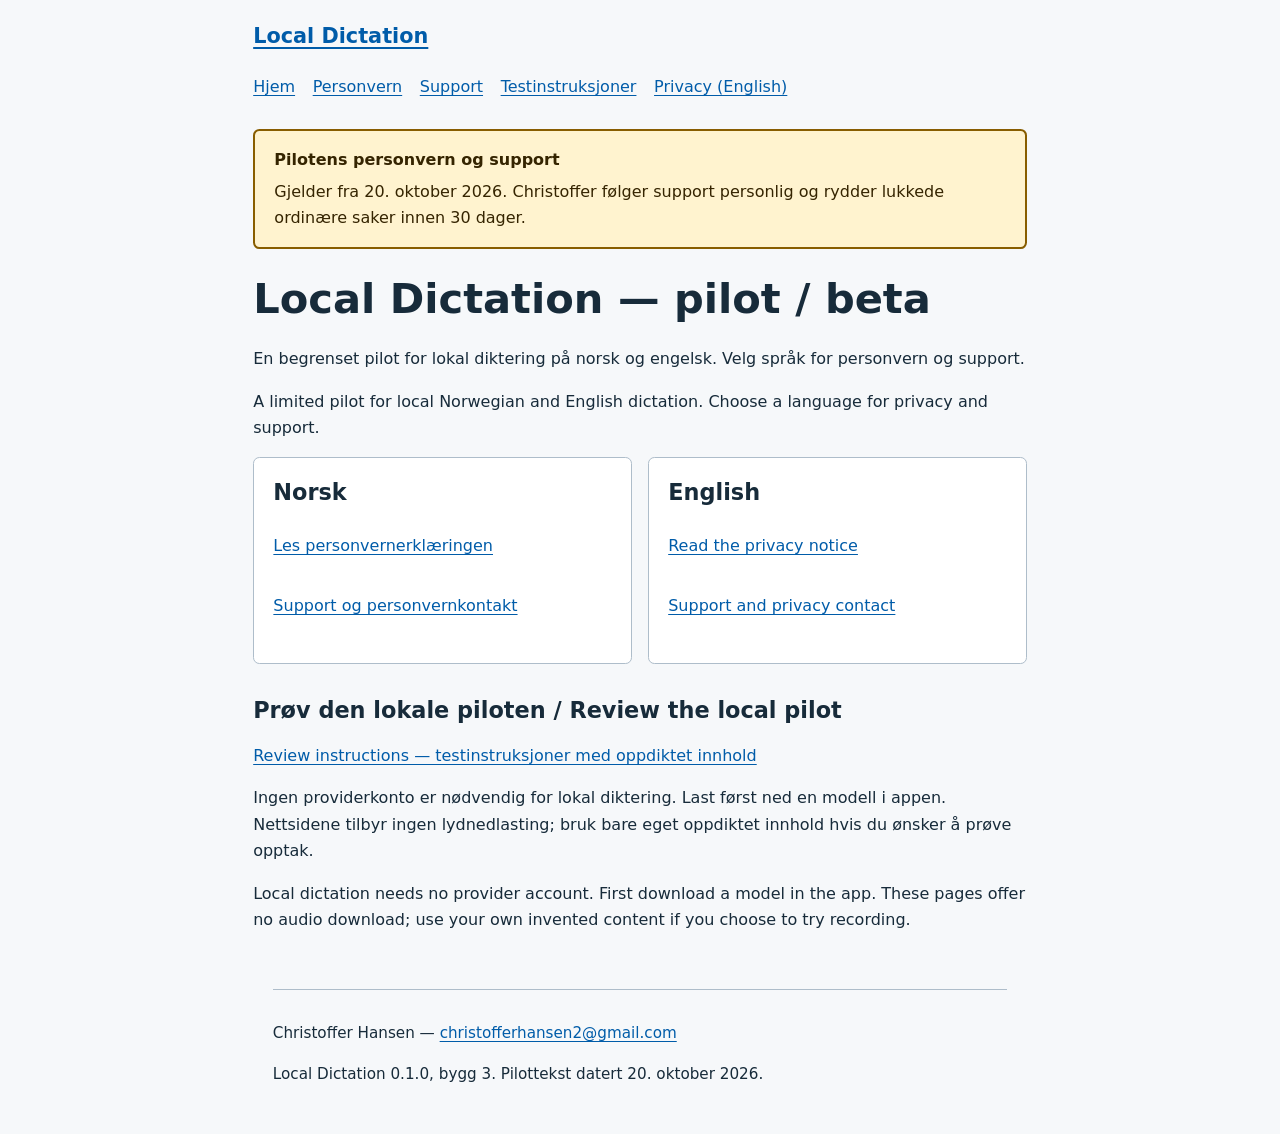
<file: index.html>
<!doctype html>
<html lang="nb">
<head>
  <meta charset="utf-8">
  <meta name="viewport" content="width=device-width, initial-scale=1">
  <meta name="robots" content="noindex,nofollow,noarchive">
  <meta name="referrer" content="no-referrer">
  <meta http-equiv="Content-Security-Policy" content="default-src 'none'; style-src 'self'; script-src 'none'; connect-src 'none'; img-src 'none'; font-src 'none'; object-src 'none'; frame-src 'none'; base-uri 'none'; form-action 'none'">
  <title>Local Dictation — pilot / beta — Local Dictation</title>
  <link rel="stylesheet" href="assets/site.css">
</head>
<body>
  <a class="skip-link" href="#main">Hopp til innholdet</a>
  <header class="site-header">
    <a class="brand" href="index.html">Local Dictation</a>
    <nav aria-label="Hovedmeny"><a href="index.html">Hjem</a>
<a href="nb/personvern/index.html">Personvern</a>
<a href="nb/support/index.html">Support</a>
<a href="review/index.html">Testinstruksjoner</a>
<a href="en/privacy/index.html" hreflang="en" lang="en">Privacy (English)</a></nav>
  </header>
  <aside class="notice-banner" aria-labelledby="notice-status">
    <strong id="notice-status">Pilotens personvern og support</strong>
    <p>Gjelder fra 20. oktober 2026. Christoffer følger support personlig og rydder lukkede ordinære saker innen 30 dager.</p>
  </aside>
  <main id="main" tabindex="-1">
    <h1>Local Dictation — pilot / beta</h1>
    <p>En begrenset pilot for lokal diktering på norsk og engelsk. Velg språk for personvern og support.</p>
<p lang="en">A limited pilot for local Norwegian and English dictation. Choose a language for privacy and support.</p>
<div class="cards">
  <section class="card" lang="nb" aria-labelledby="norwegian-title">
    <h2 id="norwegian-title">Norsk</h2>
    <p><a href="nb/personvern/index.html">Les personvernerklæringen</a></p>
    <p><a href="nb/support/index.html">Support og personvernkontakt</a></p>
  </section>
  <section class="card" lang="en" aria-labelledby="english-title">
    <h2 id="english-title">English</h2>
    <p><a href="en/privacy/index.html">Read the privacy notice</a></p>
    <p><a href="en/support/index.html">Support and privacy contact</a></p>
  </section>
</div>
<h2>Prøv den lokale piloten / <span lang="en">Review the local pilot</span></h2>
<p><a href="review/index.html">Review instructions — testinstruksjoner med oppdiktet innhold</a></p>
<p>Ingen providerkonto er nødvendig for lokal diktering. Last først ned en modell i appen. Nettsidene tilbyr ingen lydnedlasting; bruk bare eget oppdiktet innhold hvis du ønsker å prøve opptak.</p>
<p lang="en">Local dictation needs no provider account. First download a model in the app. These pages offer no audio download; use your own invented content if you choose to try recording.</p>

  </main>
  <footer class="site-footer">
    <p>Christoffer Hansen — <a href="mailto:christofferhansen2@gmail.com">christofferhansen2@gmail.com</a></p>
    <p>Local Dictation 0.1.0, bygg 3. Pilottekst datert 20. oktober 2026.</p>
  </footer>
</body>
</html>
</file>
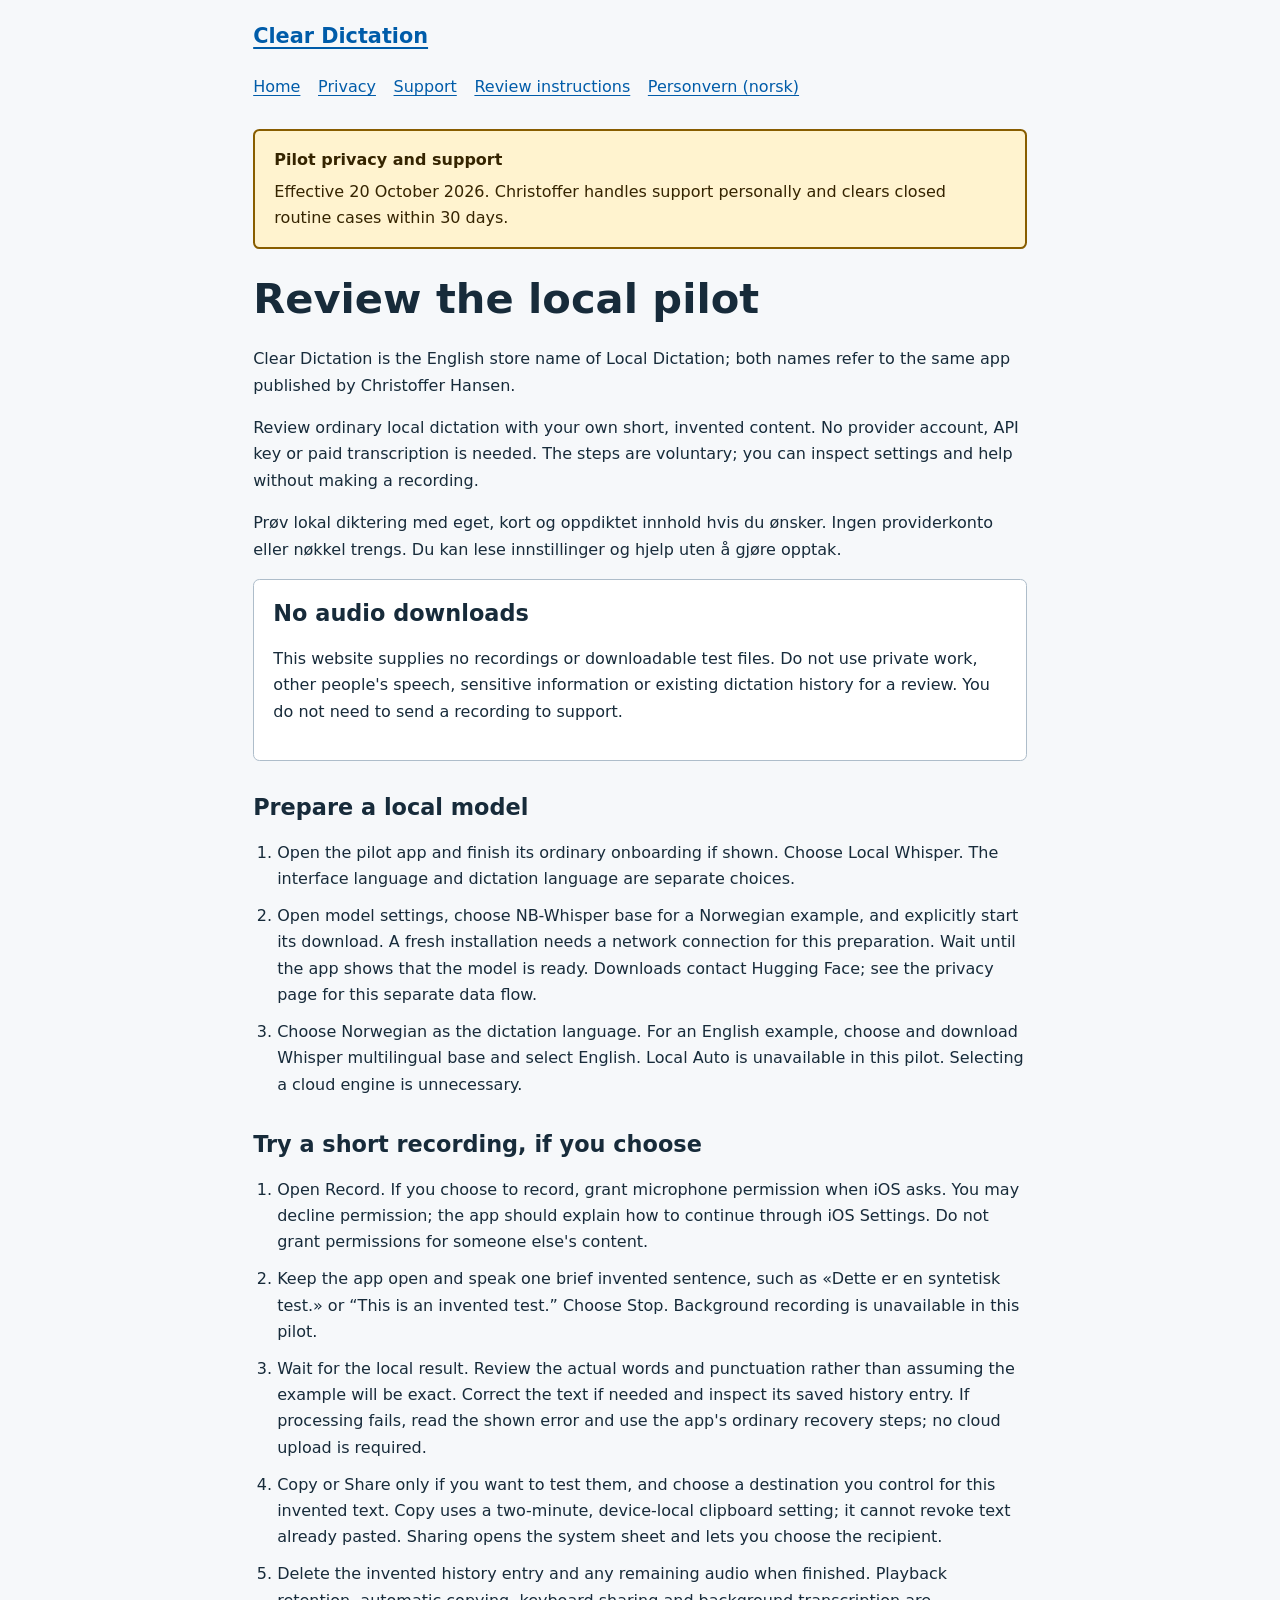
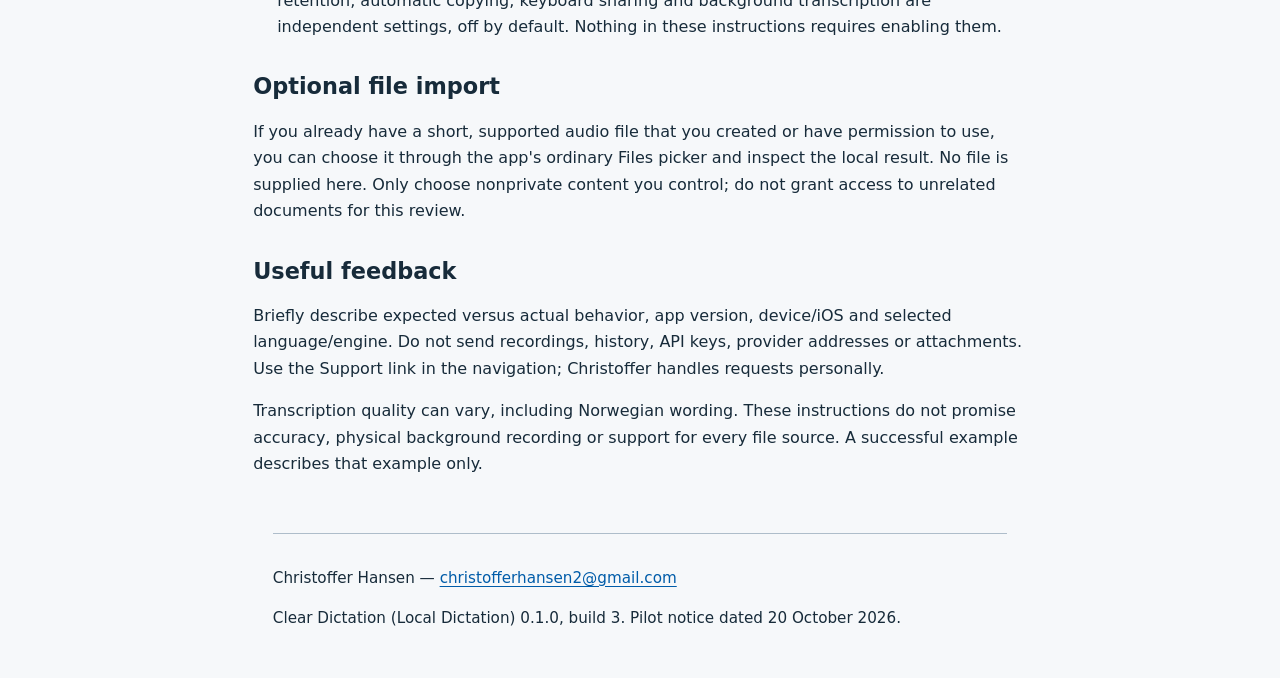
<file: review/index.html>
<!doctype html>
<html lang="en">
<head>
  <meta charset="utf-8">
  <meta name="viewport" content="width=device-width, initial-scale=1">
  <meta name="robots" content="noindex,nofollow,noarchive">
  <meta name="referrer" content="no-referrer">
  <meta http-equiv="Content-Security-Policy" content="default-src 'none'; style-src 'self'; script-src 'none'; connect-src 'none'; img-src 'none'; font-src 'none'; object-src 'none'; frame-src 'none'; base-uri 'none'; form-action 'none'">
  <title>Review the local pilot — Clear Dictation</title>
  <link rel="stylesheet" href="../assets/site.css">
</head>
<body>
  <a class="skip-link" href="#main">Skip to content</a>
  <header class="site-header">
    <a class="brand" href="../index.html">Clear Dictation</a>
    <nav aria-label="Main navigation"><a href="../index.html">Home</a>
<a href="../en/privacy/index.html">Privacy</a>
<a href="../en/support/index.html">Support</a>
<a href="index.html">Review instructions</a>
<a href="../nb/personvern/index.html" hreflang="nb" lang="nb">Personvern (norsk)</a></nav>
  </header>
  <aside class="notice-banner" aria-labelledby="notice-status">
    <strong id="notice-status">Pilot privacy and support</strong>
    <p>Effective 20 October 2026. Christoffer handles support personally and clears closed routine cases within 30 days.</p>
  </aside>
  <main id="main" tabindex="-1">
    <h1>Review the local pilot</h1>
    <p>Clear Dictation is the English store name of Local Dictation; both names refer to the same app published by Christoffer Hansen.</p>
    <p>Review ordinary local dictation with your own short, invented content. No provider account, API key or paid transcription is needed. The steps are voluntary; you can inspect settings and help without making a recording.</p>
<p lang="nb">Prøv lokal diktering med eget, kort og oppdiktet innhold hvis du ønsker. Ingen providerkonto eller nøkkel trengs. Du kan lese innstillinger og hjelp uten å gjøre opptak.</p>
<section class="review-note" aria-labelledby="audio-title">
  <h2 id="audio-title">No audio downloads</h2>
  <p>This website supplies no recordings or downloadable test files. Do not use private work, other people's speech, sensitive information or existing dictation history for a review. You do not need to send a recording to support.</p>
</section>
<h2>Prepare a local model</h2>
<ol>
  <li>Open the pilot app and finish its ordinary onboarding if shown. Choose Local Whisper. The interface language and dictation language are separate choices.</li>
  <li>Open model settings, choose NB-Whisper base for a Norwegian example, and explicitly start its download. A fresh installation needs a network connection for this preparation. Wait until the app shows that the model is ready. Downloads contact Hugging Face; see the privacy page for this separate data flow.</li>
  <li>Choose Norwegian as the dictation language. For an English example, choose and download Whisper multilingual base and select English. Local Auto is unavailable in this pilot. Selecting a cloud engine is unnecessary.</li>
</ol>
<h2>Try a short recording, if you choose</h2>
<ol>
  <li>Open Record. If you choose to record, grant microphone permission when iOS asks. You may decline permission; the app should explain how to continue through iOS Settings. Do not grant permissions for someone else's content.</li>
  <li>Keep the app open and speak one brief invented sentence, such as <span lang="nb">«Dette er en syntetisk test.»</span> or “This is an invented test.” Choose Stop. Background recording is unavailable in this pilot.</li>
  <li>Wait for the local result. Review the actual words and punctuation rather than assuming the example will be exact. Correct the text if needed and inspect its saved history entry. If processing fails, read the shown error and use the app's ordinary recovery steps; no cloud upload is required.</li>
  <li>Copy or Share only if you want to test them, and choose a destination you control for this invented text. Copy uses a two-minute, device-local clipboard setting; it cannot revoke text already pasted. Sharing opens the system sheet and lets you choose the recipient.</li>
  <li>Delete the invented history entry and any remaining audio when finished. Playback retention, automatic copying, keyboard sharing and background transcription are independent settings, off by default. Nothing in these instructions requires enabling them.</li>
</ol>
<h2>Optional file import</h2>
<p>If you already have a short, supported audio file that you created or have permission to use, you can choose it through the app's ordinary Files picker and inspect the local result. No file is supplied here. Only choose nonprivate content you control; do not grant access to unrelated documents for this review.</p>
<h2>Useful feedback</h2>
<p>Briefly describe expected versus actual behavior, app version, device/iOS and selected language/engine. Do not send recordings, history, API keys, provider addresses or attachments. Use the Support link in the navigation; Christoffer handles requests personally.</p>
<p>Transcription quality can vary, including Norwegian wording. These instructions do not promise accuracy, physical background recording or support for every file source. A successful example describes that example only.</p>

  </main>
  <footer class="site-footer">
    <p>Christoffer Hansen — <a href="mailto:christofferhansen2@gmail.com">christofferhansen2@gmail.com</a></p>
    <p>Clear Dictation (Local Dictation) 0.1.0, build 3. Pilot notice dated 20 October 2026.</p>
  </footer>
</body>
</html>
</file>
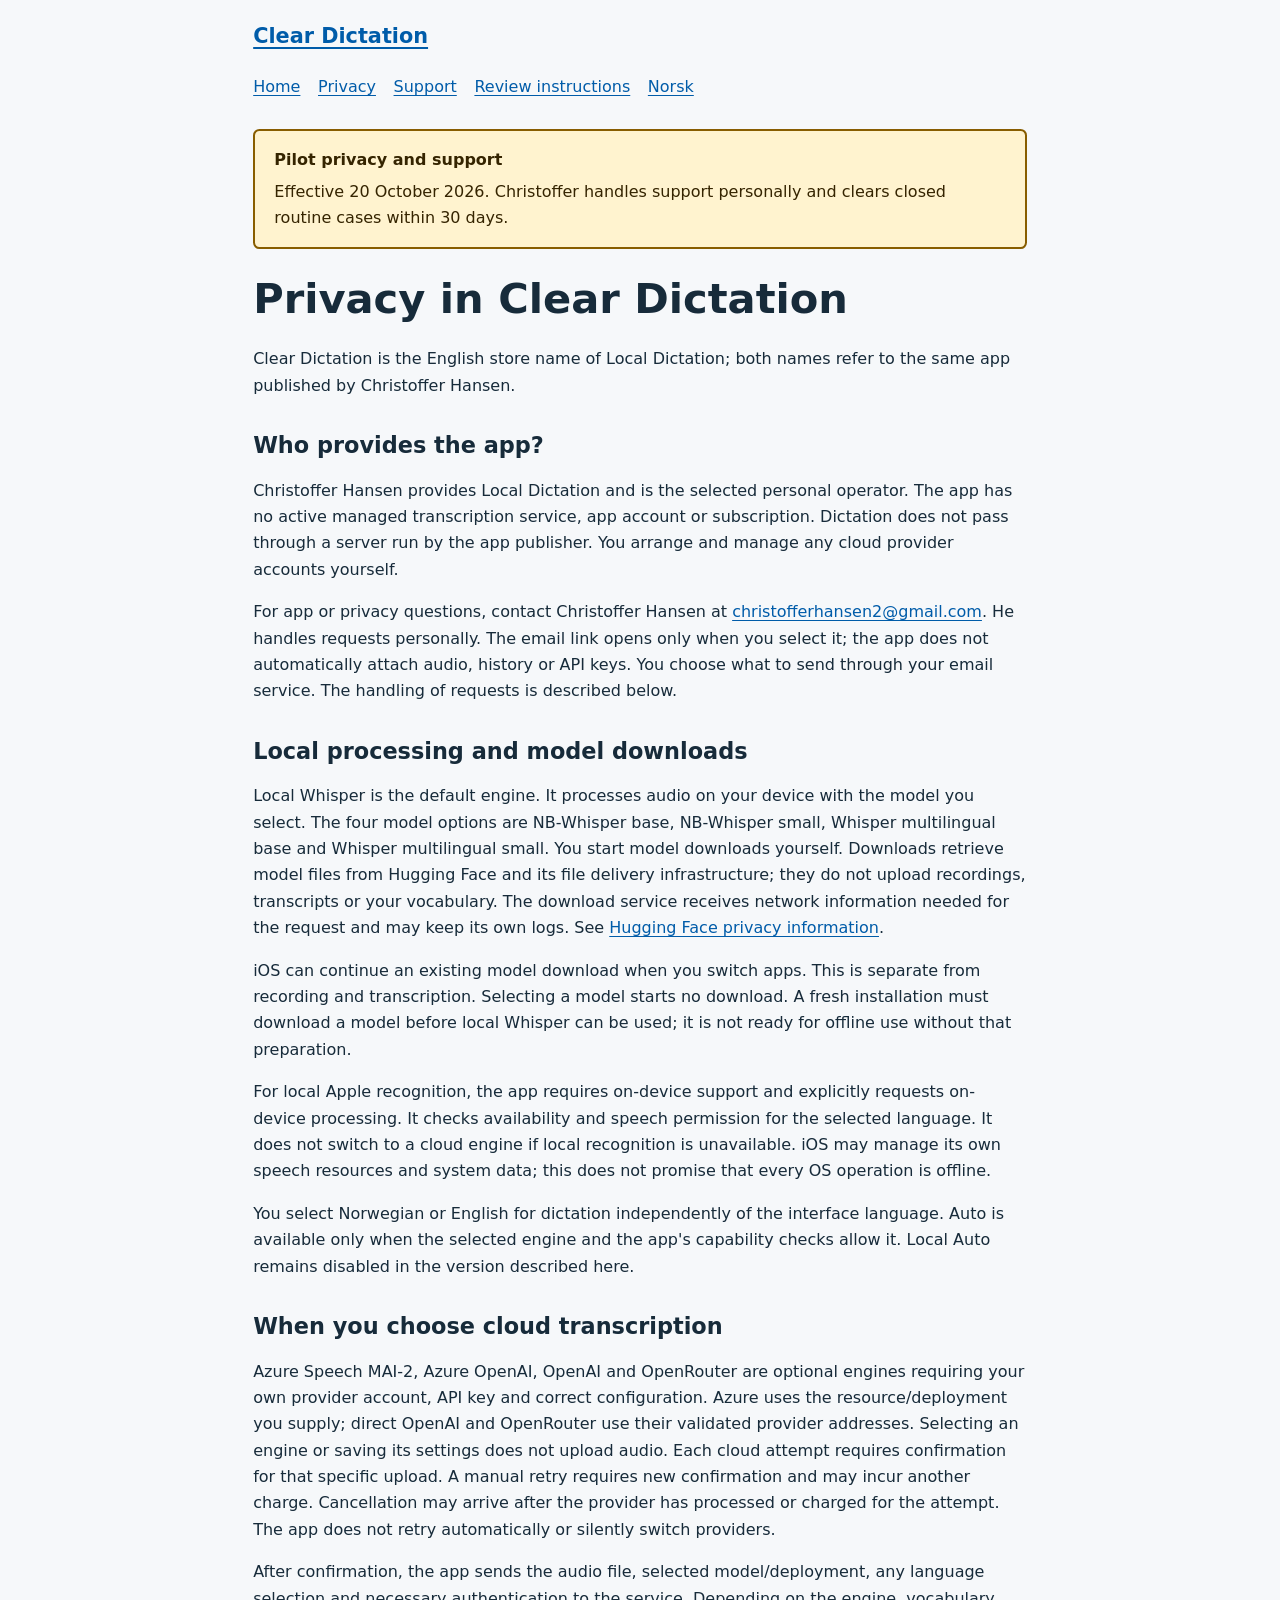
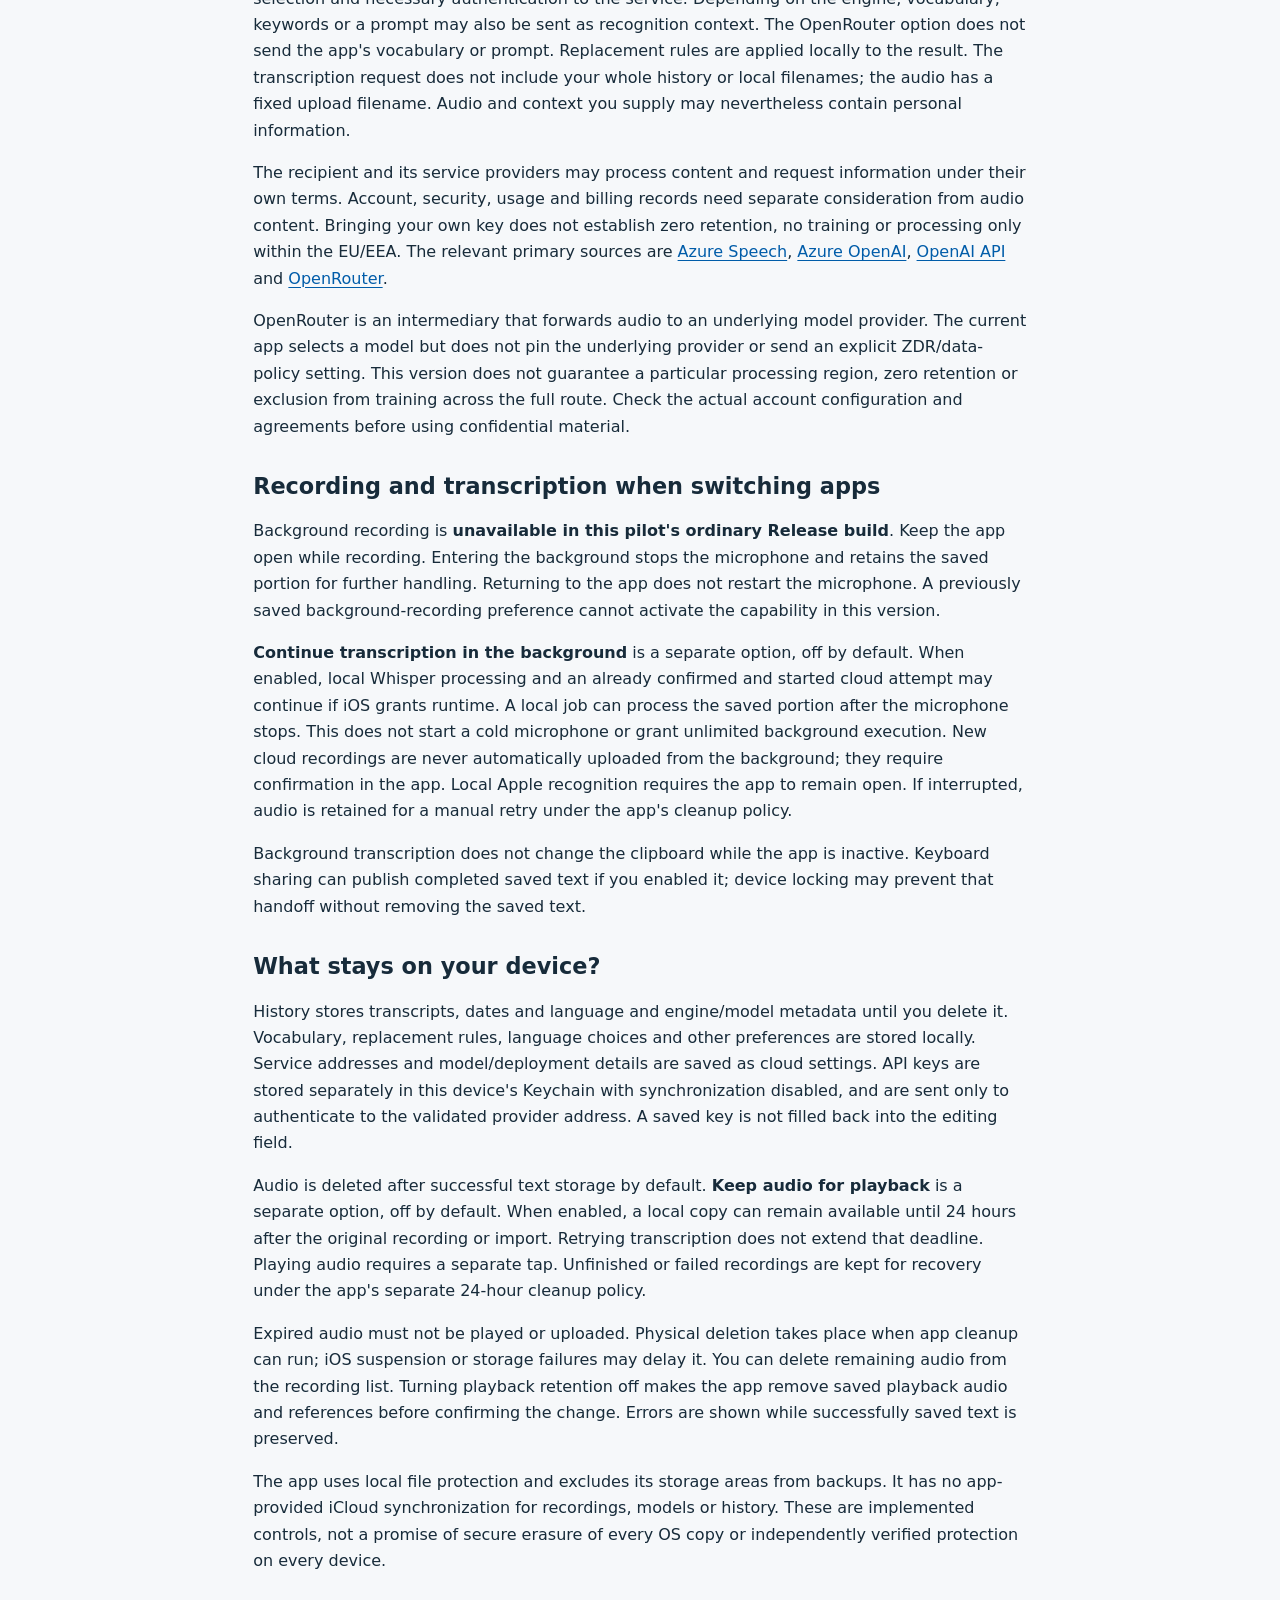
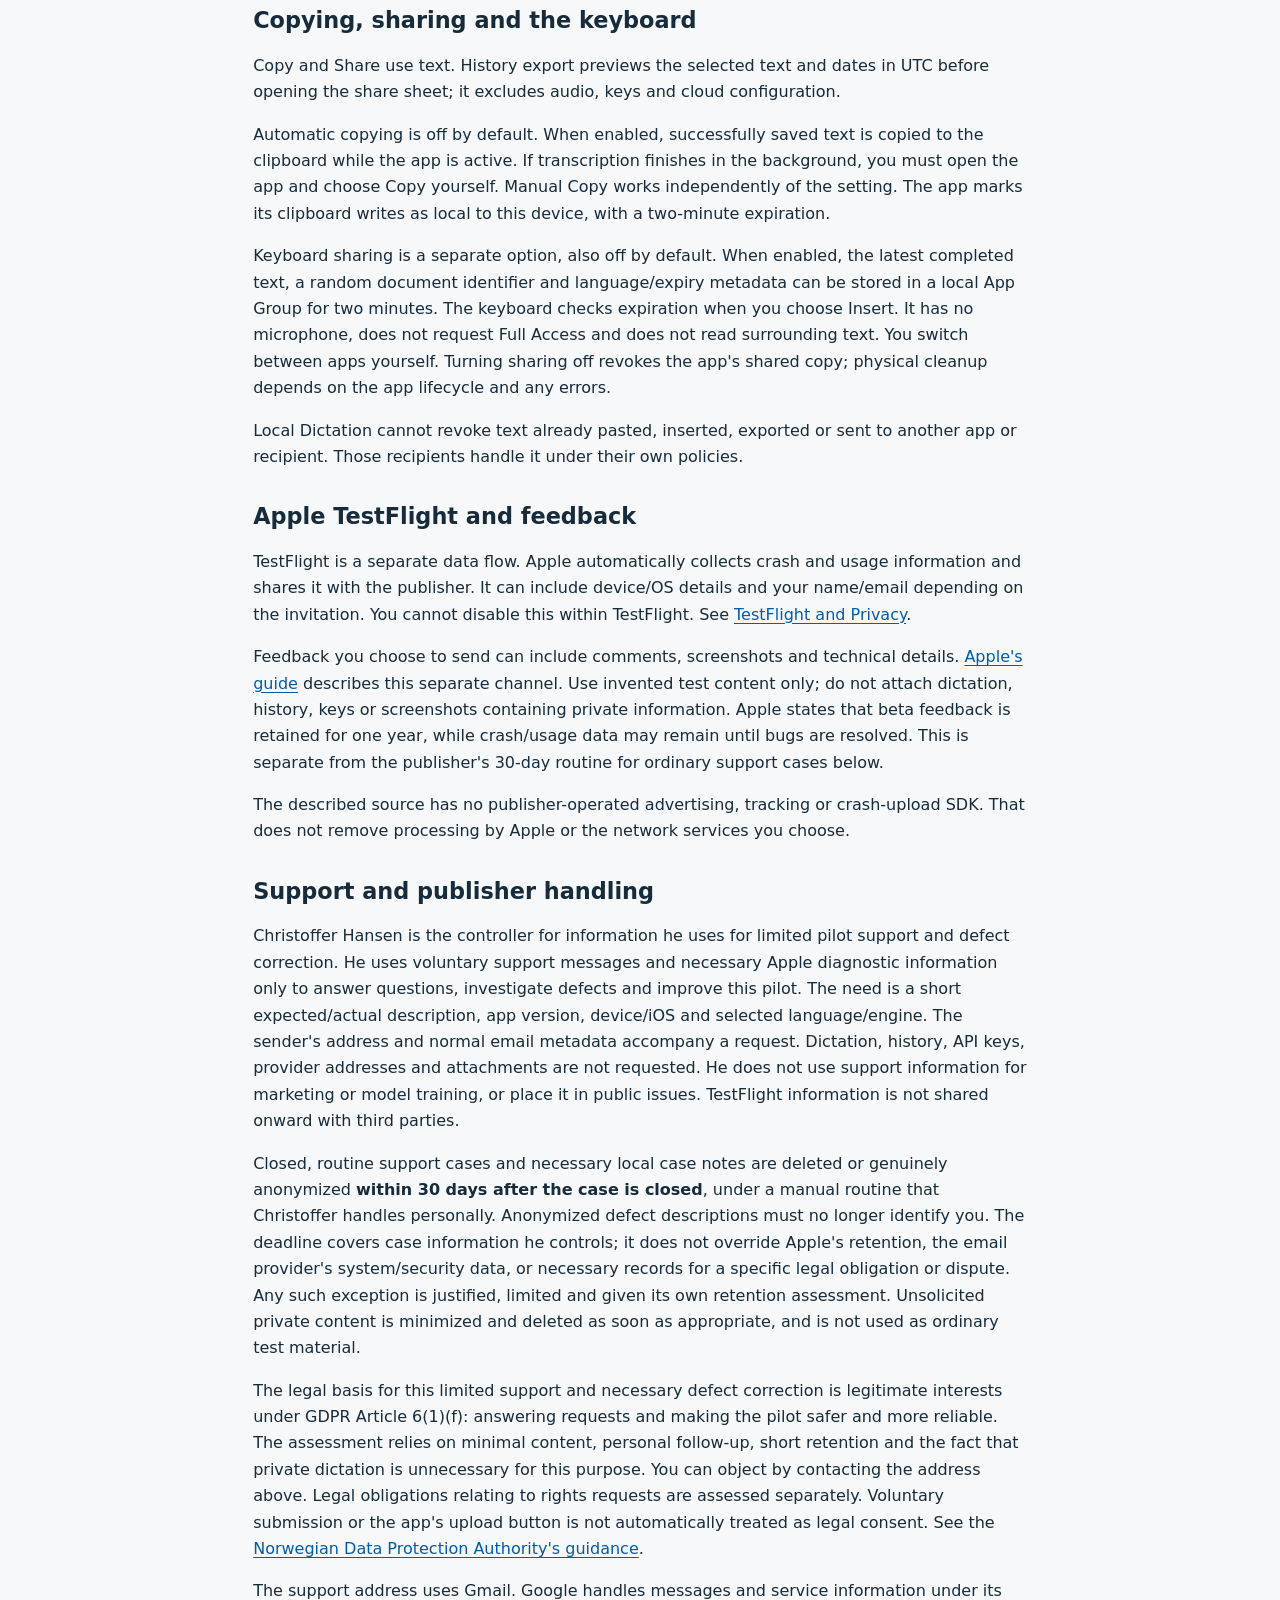
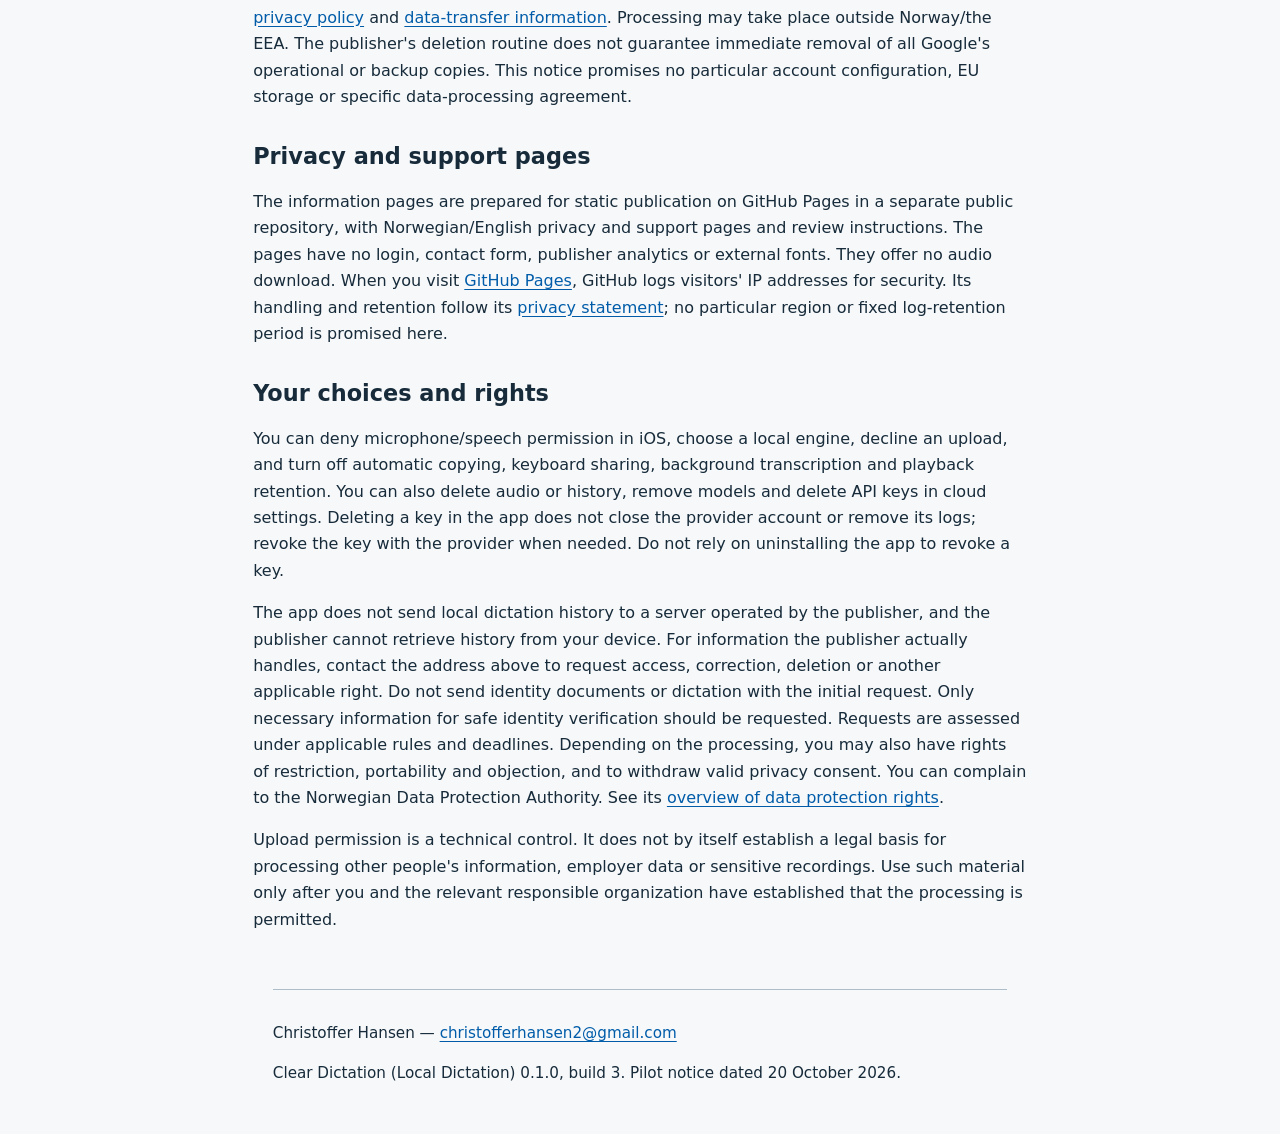
<file: en/privacy/index.html>
<!doctype html>
<html lang="en">
<head>
  <meta charset="utf-8">
  <meta name="viewport" content="width=device-width, initial-scale=1">
  <meta name="robots" content="noindex,nofollow,noarchive">
  <meta name="referrer" content="no-referrer">
  <meta http-equiv="Content-Security-Policy" content="default-src 'none'; style-src 'self'; script-src 'none'; connect-src 'none'; img-src 'none'; font-src 'none'; object-src 'none'; frame-src 'none'; base-uri 'none'; form-action 'none'">
  <title>Privacy in Clear Dictation — Clear Dictation</title>
  <link rel="stylesheet" href="../../assets/site.css">
</head>
<body>
  <a class="skip-link" href="#main">Skip to content</a>
  <header class="site-header">
    <a class="brand" href="../../index.html">Clear Dictation</a>
    <nav aria-label="Main navigation"><a href="../../index.html">Home</a>
<a href="index.html">Privacy</a>
<a href="../support/index.html">Support</a>
<a href="../../review/index.html">Review instructions</a>
<a href="../../nb/personvern/index.html" hreflang="nb" lang="nb">Norsk</a></nav>
  </header>
  <aside class="notice-banner" aria-labelledby="notice-status">
    <strong id="notice-status">Pilot privacy and support</strong>
    <p>Effective 20 October 2026. Christoffer handles support personally and clears closed routine cases within 30 days.</p>
  </aside>
  <main id="main" tabindex="-1">
    <h1>Privacy in Clear Dictation</h1>
    <p>Clear Dictation is the English store name of Local Dictation; both names refer to the same app published by Christoffer Hansen.</p>
    <h2>Who provides the app?</h2>
<p>Christoffer Hansen provides Local Dictation and is the selected personal operator. The app has no active managed transcription service, app account or subscription. Dictation does not pass through a server run by the app publisher. You arrange and manage any cloud provider accounts yourself.</p>
<p>For app or privacy questions, contact Christoffer Hansen at <a rel="noreferrer noopener" href="mailto:christofferhansen2@gmail.com">christofferhansen2@gmail.com</a>. He handles requests personally. The email link opens only when you select it; the app does not automatically attach audio, history or API keys. You choose what to send through your email service. The handling of requests is described below.</p>
<h2>Local processing and model downloads</h2>
<p>Local Whisper is the default engine. It processes audio on your device with the model you select. The four model options are NB-Whisper base, NB-Whisper small, Whisper multilingual base and Whisper multilingual small. You start model downloads yourself. Downloads retrieve model files from Hugging Face and its file delivery infrastructure; they do not upload recordings, transcripts or your vocabulary. The download service receives network information needed for the request and may keep its own logs. See <a rel="noreferrer noopener" href="https://huggingface.co/privacy">Hugging Face privacy information</a>.</p>
<p>iOS can continue an existing model download when you switch apps. This is separate from recording and transcription. Selecting a model starts no download. A fresh installation must download a model before local Whisper can be used; it is not ready for offline use without that preparation.</p>
<p>For local Apple recognition, the app requires on-device support and explicitly requests on-device processing. It checks availability and speech permission for the selected language. It does not switch to a cloud engine if local recognition is unavailable. iOS may manage its own speech resources and system data; this does not promise that every OS operation is offline.</p>
<p>You select Norwegian or English for dictation independently of the interface language. Auto is available only when the selected engine and the app&#x27;s capability checks allow it. Local Auto remains disabled in the version described here.</p>
<h2>When you choose cloud transcription</h2>
<p>Azure Speech MAI-2, Azure OpenAI, OpenAI and OpenRouter are optional engines requiring your own provider account, API key and correct configuration. Azure uses the resource/deployment you supply; direct OpenAI and OpenRouter use their validated provider addresses. Selecting an engine or saving its settings does not upload audio. Each cloud attempt requires confirmation for that specific upload. A manual retry requires new confirmation and may incur another charge. Cancellation may arrive after the provider has processed or charged for the attempt. The app does not retry automatically or silently switch providers.</p>
<p>After confirmation, the app sends the audio file, selected model/deployment, any language selection and necessary authentication to the service. Depending on the engine, vocabulary, keywords or a prompt may also be sent as recognition context. The OpenRouter option does not send the app&#x27;s vocabulary or prompt. Replacement rules are applied locally to the result. The transcription request does not include your whole history or local filenames; the audio has a fixed upload filename. Audio and context you supply may nevertheless contain personal information.</p>
<p>The recipient and its service providers may process content and request information under their own terms. Account, security, usage and billing records need separate consideration from audio content. Bringing your own key does not establish zero retention, no training or processing only within the EU/EEA. The relevant primary sources are <a rel="noreferrer noopener" href="https://learn.microsoft.com/en-us/azure/foundry/responsible-ai/speech-service/speech-to-text/data-privacy-security">Azure Speech</a>, <a rel="noreferrer noopener" href="https://learn.microsoft.com/en-us/azure/foundry/responsible-ai/openai/data-privacy">Azure OpenAI</a>, <a rel="noreferrer noopener" href="https://developers.openai.com/api/docs/guides/your-data">OpenAI API</a> and <a rel="noreferrer noopener" href="https://openrouter.ai/privacy">OpenRouter</a>.</p>
<p>OpenRouter is an intermediary that forwards audio to an underlying model provider. The current app selects a model but does not pin the underlying provider or send an explicit ZDR/data-policy setting. This version does not guarantee a particular processing region, zero retention or exclusion from training across the full route. Check the actual account configuration and agreements before using confidential material.</p>
<h2>Recording and transcription when switching apps</h2>
<p>Background recording is <strong>unavailable in this pilot&#x27;s ordinary Release build</strong>. Keep the app open while recording. Entering the background stops the microphone and retains the saved portion for further handling. Returning to the app does not restart the microphone. A previously saved background-recording preference cannot activate the capability in this version.</p>
<p><strong>Continue transcription in the background</strong> is a separate option, off by default. When enabled, local Whisper processing and an already confirmed and started cloud attempt may continue if iOS grants runtime. A local job can process the saved portion after the microphone stops. This does not start a cold microphone or grant unlimited background execution. New cloud recordings are never automatically uploaded from the background; they require confirmation in the app. Local Apple recognition requires the app to remain open. If interrupted, audio is retained for a manual retry under the app&#x27;s cleanup policy.</p>
<p>Background transcription does not change the clipboard while the app is inactive. Keyboard sharing can publish completed saved text if you enabled it; device locking may prevent that handoff without removing the saved text.</p>
<h2>What stays on your device?</h2>
<p>History stores transcripts, dates and language and engine/model metadata until you delete it. Vocabulary, replacement rules, language choices and other preferences are stored locally. Service addresses and model/deployment details are saved as cloud settings. API keys are stored separately in this device&#x27;s Keychain with synchronization disabled, and are sent only to authenticate to the validated provider address. A saved key is not filled back into the editing field.</p>
<p>Audio is deleted after successful text storage by default. <strong>Keep audio for playback</strong> is a separate option, off by default. When enabled, a local copy can remain available until 24 hours after the original recording or import. Retrying transcription does not extend that deadline. Playing audio requires a separate tap. Unfinished or failed recordings are kept for recovery under the app&#x27;s separate 24-hour cleanup policy.</p>
<p>Expired audio must not be played or uploaded. Physical deletion takes place when app cleanup can run; iOS suspension or storage failures may delay it. You can delete remaining audio from the recording list. Turning playback retention off makes the app remove saved playback audio and references before confirming the change. Errors are shown while successfully saved text is preserved.</p>
<p>The app uses local file protection and excludes its storage areas from backups. It has no app-provided iCloud synchronization for recordings, models or history. These are implemented controls, not a promise of secure erasure of every OS copy or independently verified protection on every device.</p>
<h2>Copying, sharing and the keyboard</h2>
<p>Copy and Share use text. History export previews the selected text and dates in UTC before opening the share sheet; it excludes audio, keys and cloud configuration.</p>
<p>Automatic copying is off by default. When enabled, successfully saved text is copied to the clipboard while the app is active. If transcription finishes in the background, you must open the app and choose Copy yourself. Manual Copy works independently of the setting. The app marks its clipboard writes as local to this device, with a two-minute expiration.</p>
<p>Keyboard sharing is a separate option, also off by default. When enabled, the latest completed text, a random document identifier and language/expiry metadata can be stored in a local App Group for two minutes. The keyboard checks expiration when you choose Insert. It has no microphone, does not request Full Access and does not read surrounding text. You switch between apps yourself. Turning sharing off revokes the app&#x27;s shared copy; physical cleanup depends on the app lifecycle and any errors.</p>
<p>Local Dictation cannot revoke text already pasted, inserted, exported or sent to another app or recipient. Those recipients handle it under their own policies.</p>
<h2>Apple TestFlight and feedback</h2>
<p>TestFlight is a separate data flow. Apple automatically collects crash and usage information and shares it with the publisher. It can include device/OS details and your name/email depending on the invitation. You cannot disable this within TestFlight. See <a rel="noreferrer noopener" href="https://www.apple.com/legal/privacy/data/en/test-flight/">TestFlight and Privacy</a>.</p>
<p>Feedback you choose to send can include comments, screenshots and technical details. <a rel="noreferrer noopener" href="https://developer.apple.com/help/app-store-connect/test-a-beta-version/view-tester-feedback">Apple&#x27;s guide</a> describes this separate channel. Use invented test content only; do not attach dictation, history, keys or screenshots containing private information. Apple states that beta feedback is retained for one year, while crash/usage data may remain until bugs are resolved. This is separate from the publisher&#x27;s 30-day routine for ordinary support cases below.</p>
<p>The described source has no publisher-operated advertising, tracking or crash-upload SDK. That does not remove processing by Apple or the network services you choose.</p>
<h2>Support and publisher handling</h2>
<p>Christoffer Hansen is the controller for information he uses for limited pilot support and defect correction. He uses voluntary support messages and necessary Apple diagnostic information only to answer questions, investigate defects and improve this pilot. The need is a short expected/actual description, app version, device/iOS and selected language/engine. The sender&#x27;s address and normal email metadata accompany a request. Dictation, history, API keys, provider addresses and attachments are not requested. He does not use support information for marketing or model training, or place it in public issues. TestFlight information is not shared onward with third parties.</p>
<p>Closed, routine support cases and necessary local case notes are deleted or genuinely anonymized <strong>within 30 days after the case is closed</strong>, under a manual routine that Christoffer handles personally. Anonymized defect descriptions must no longer identify you. The deadline covers case information he controls; it does not override Apple&#x27;s retention, the email provider&#x27;s system/security data, or necessary records for a specific legal obligation or dispute. Any such exception is justified, limited and given its own retention assessment. Unsolicited private content is minimized and deleted as soon as appropriate, and is not used as ordinary test material.</p>
<p>The legal basis for this limited support and necessary defect correction is legitimate interests under GDPR Article 6(1)(f): answering requests and making the pilot safer and more reliable. The assessment relies on minimal content, personal follow-up, short retention and the fact that private dictation is unnecessary for this purpose. You can object by contacting the address above. Legal obligations relating to rights requests are assessed separately. Voluntary submission or the app&#x27;s upload button is not automatically treated as legal consent. See the <a rel="noreferrer noopener" href="https://www.datatilsynet.no/rettigheter-og-plikter/virksomhetenes-plikter/om-behandlingsgrunnlag/">Norwegian Data Protection Authority&#x27;s guidance</a>.</p>
<p>The support address uses Gmail. Google handles messages and service information under its <a rel="noreferrer noopener" href="https://policies.google.com/privacy?hl=en">privacy policy</a> and <a rel="noreferrer noopener" href="https://policies.google.com/privacy/frameworks?hl=en">data-transfer information</a>. Processing may take place outside Norway/the EEA. The publisher&#x27;s deletion routine does not guarantee immediate removal of all Google&#x27;s operational or backup copies. This notice promises no particular account configuration, EU storage or specific data-processing agreement.</p>
<h2>Privacy and support pages</h2>
<p>The information pages are prepared for static publication on GitHub Pages in a separate public repository, with Norwegian/English privacy and support pages and review instructions. The pages have no login, contact form, publisher analytics or external fonts. They offer no audio download. When you visit <a rel="noreferrer noopener" href="https://docs.github.com/en/pages/getting-started-with-github-pages/what-is-github-pages">GitHub Pages</a>, GitHub logs visitors&#x27; IP addresses for security. Its handling and retention follow its <a rel="noreferrer noopener" href="https://docs.github.com/en/site-policy/privacy-policies/github-general-privacy-statement">privacy statement</a>; no particular region or fixed log-retention period is promised here.</p>
<h2>Your choices and rights</h2>
<p>You can deny microphone/speech permission in iOS, choose a local engine, decline an upload, and turn off automatic copying, keyboard sharing, background transcription and playback retention. You can also delete audio or history, remove models and delete API keys in cloud settings. Deleting a key in the app does not close the provider account or remove its logs; revoke the key with the provider when needed. Do not rely on uninstalling the app to revoke a key.</p>
<p>The app does not send local dictation history to a server operated by the publisher, and the publisher cannot retrieve history from your device. For information the publisher actually handles, contact the address above to request access, correction, deletion or another applicable right. Do not send identity documents or dictation with the initial request. Only necessary information for safe identity verification should be requested. Requests are assessed under applicable rules and deadlines. Depending on the processing, you may also have rights of restriction, portability and objection, and to withdraw valid privacy consent. You can complain to the Norwegian Data Protection Authority. See its <a rel="noreferrer noopener" href="https://www.datatilsynet.no/rettigheter-og-plikter/den-registrertes-rettigheter/">overview of data protection rights</a>.</p>
<p>Upload permission is a technical control. It does not by itself establish a legal basis for processing other people&#x27;s information, employer data or sensitive recordings. Use such material only after you and the relevant responsible organization have established that the processing is permitted.</p>

  </main>
  <footer class="site-footer">
    <p>Christoffer Hansen — <a href="mailto:christofferhansen2@gmail.com">christofferhansen2@gmail.com</a></p>
    <p>Clear Dictation (Local Dictation) 0.1.0, build 3. Pilot notice dated 20 October 2026.</p>
  </footer>
</body>
</html>
</file>
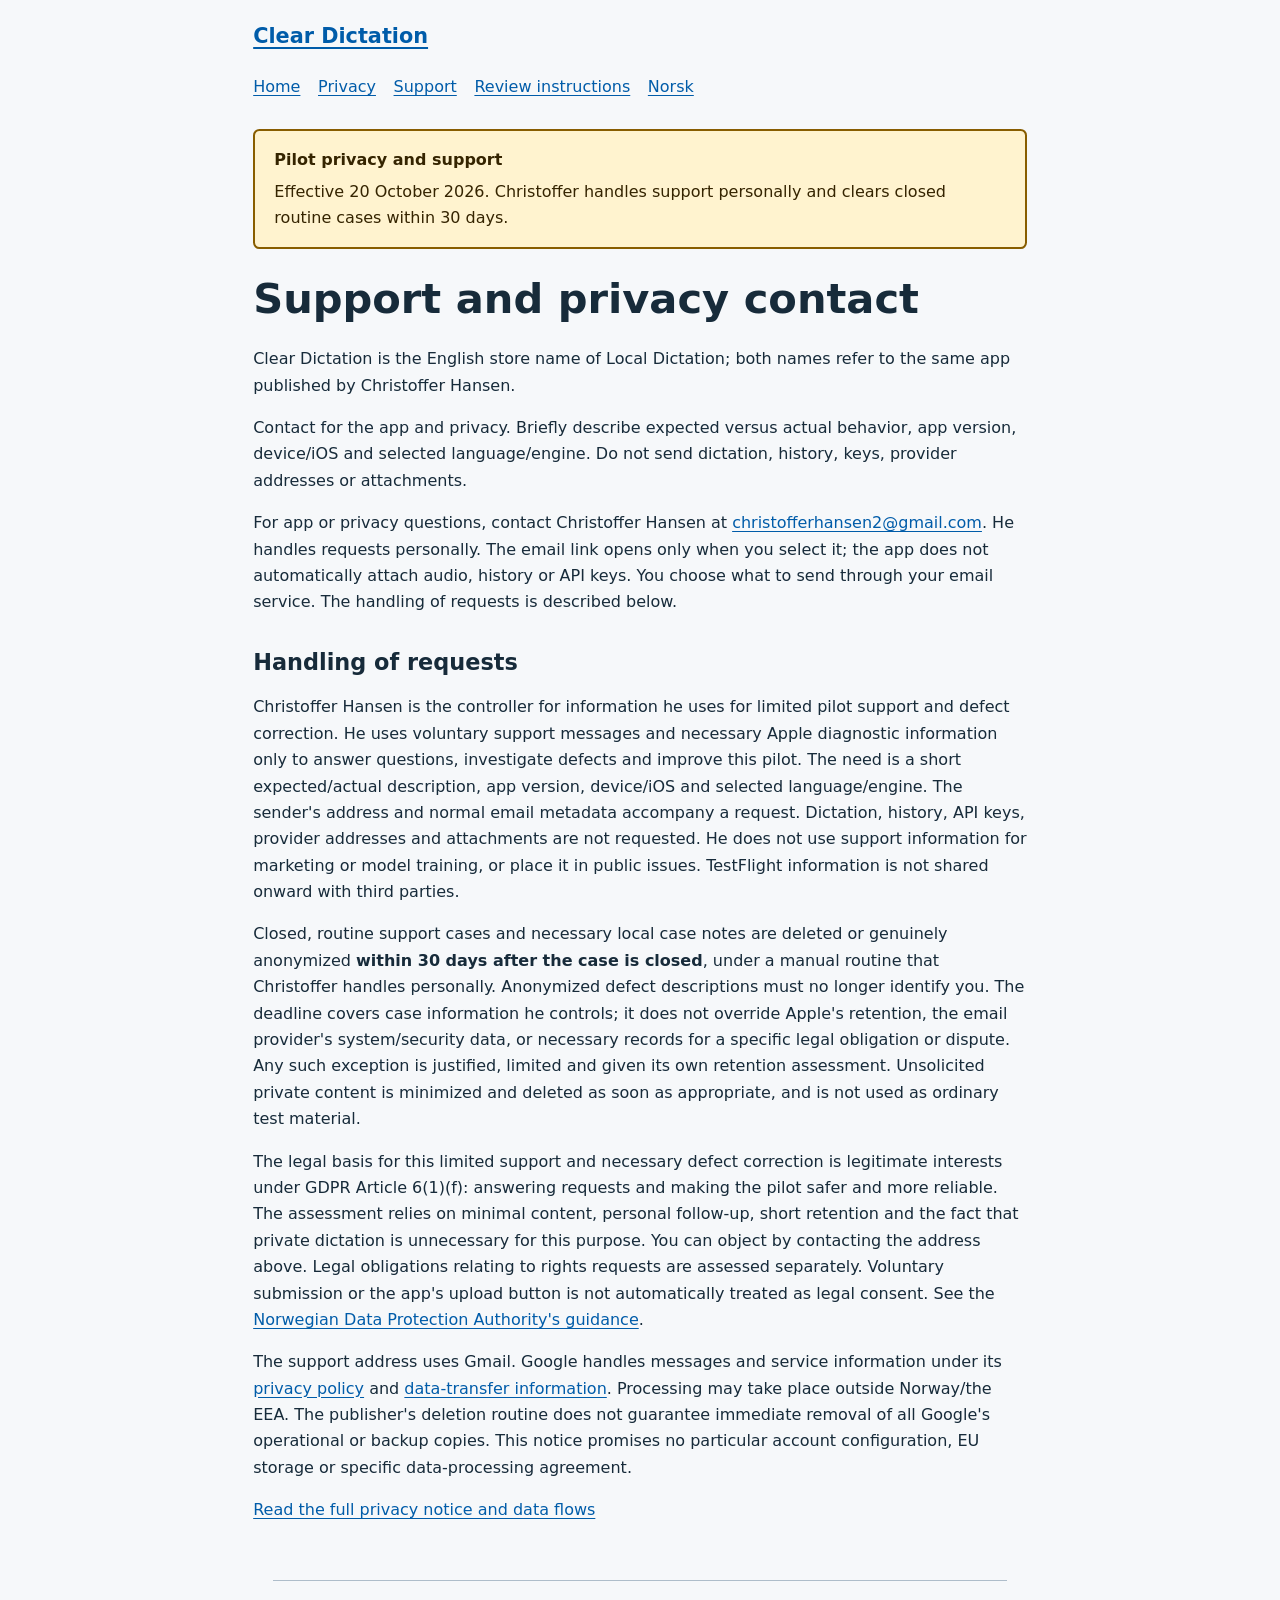
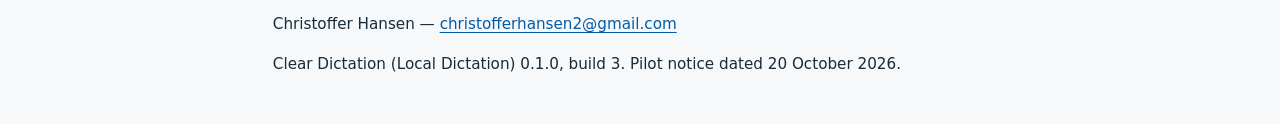
<file: en/support/index.html>
<!doctype html>
<html lang="en">
<head>
  <meta charset="utf-8">
  <meta name="viewport" content="width=device-width, initial-scale=1">
  <meta name="robots" content="noindex,nofollow,noarchive">
  <meta name="referrer" content="no-referrer">
  <meta http-equiv="Content-Security-Policy" content="default-src 'none'; style-src 'self'; script-src 'none'; connect-src 'none'; img-src 'none'; font-src 'none'; object-src 'none'; frame-src 'none'; base-uri 'none'; form-action 'none'">
  <title>Support and privacy contact — Clear Dictation</title>
  <link rel="stylesheet" href="../../assets/site.css">
</head>
<body>
  <a class="skip-link" href="#main">Skip to content</a>
  <header class="site-header">
    <a class="brand" href="../../index.html">Clear Dictation</a>
    <nav aria-label="Main navigation"><a href="../../index.html">Home</a>
<a href="../privacy/index.html">Privacy</a>
<a href="index.html">Support</a>
<a href="../../review/index.html">Review instructions</a>
<a href="../../nb/support/index.html" hreflang="nb" lang="nb">Norsk</a></nav>
  </header>
  <aside class="notice-banner" aria-labelledby="notice-status">
    <strong id="notice-status">Pilot privacy and support</strong>
    <p>Effective 20 October 2026. Christoffer handles support personally and clears closed routine cases within 30 days.</p>
  </aside>
  <main id="main" tabindex="-1">
    <h1>Support and privacy contact</h1>
    <p>Clear Dictation is the English store name of Local Dictation; both names refer to the same app published by Christoffer Hansen.</p>
    <p>Contact for the app and privacy. Briefly describe expected versus actual behavior, app version, device/iOS and selected language/engine. Do not send dictation, history, keys, provider addresses or attachments.</p>
<p>For app or privacy questions, contact Christoffer Hansen at <a rel="noreferrer noopener" href="mailto:christofferhansen2@gmail.com">christofferhansen2@gmail.com</a>. He handles requests personally. The email link opens only when you select it; the app does not automatically attach audio, history or API keys. You choose what to send through your email service. The handling of requests is described below.</p>
<h2>Handling of requests</h2>
<p>Christoffer Hansen is the controller for information he uses for limited pilot support and defect correction. He uses voluntary support messages and necessary Apple diagnostic information only to answer questions, investigate defects and improve this pilot. The need is a short expected/actual description, app version, device/iOS and selected language/engine. The sender&#x27;s address and normal email metadata accompany a request. Dictation, history, API keys, provider addresses and attachments are not requested. He does not use support information for marketing or model training, or place it in public issues. TestFlight information is not shared onward with third parties.</p>
<p>Closed, routine support cases and necessary local case notes are deleted or genuinely anonymized <strong>within 30 days after the case is closed</strong>, under a manual routine that Christoffer handles personally. Anonymized defect descriptions must no longer identify you. The deadline covers case information he controls; it does not override Apple&#x27;s retention, the email provider&#x27;s system/security data, or necessary records for a specific legal obligation or dispute. Any such exception is justified, limited and given its own retention assessment. Unsolicited private content is minimized and deleted as soon as appropriate, and is not used as ordinary test material.</p>
<p>The legal basis for this limited support and necessary defect correction is legitimate interests under GDPR Article 6(1)(f): answering requests and making the pilot safer and more reliable. The assessment relies on minimal content, personal follow-up, short retention and the fact that private dictation is unnecessary for this purpose. You can object by contacting the address above. Legal obligations relating to rights requests are assessed separately. Voluntary submission or the app&#x27;s upload button is not automatically treated as legal consent. See the <a rel="noreferrer noopener" href="https://www.datatilsynet.no/rettigheter-og-plikter/virksomhetenes-plikter/om-behandlingsgrunnlag/">Norwegian Data Protection Authority&#x27;s guidance</a>.</p>
<p>The support address uses Gmail. Google handles messages and service information under its <a rel="noreferrer noopener" href="https://policies.google.com/privacy?hl=en">privacy policy</a> and <a rel="noreferrer noopener" href="https://policies.google.com/privacy/frameworks?hl=en">data-transfer information</a>. Processing may take place outside Norway/the EEA. The publisher&#x27;s deletion routine does not guarantee immediate removal of all Google&#x27;s operational or backup copies. This notice promises no particular account configuration, EU storage or specific data-processing agreement.</p>
<p><a href="../privacy/index.html">Read the full privacy notice and data flows</a></p>

  </main>
  <footer class="site-footer">
    <p>Christoffer Hansen — <a href="mailto:christofferhansen2@gmail.com">christofferhansen2@gmail.com</a></p>
    <p>Clear Dictation (Local Dictation) 0.1.0, build 3. Pilot notice dated 20 October 2026.</p>
  </footer>
</body>
</html>
</file>
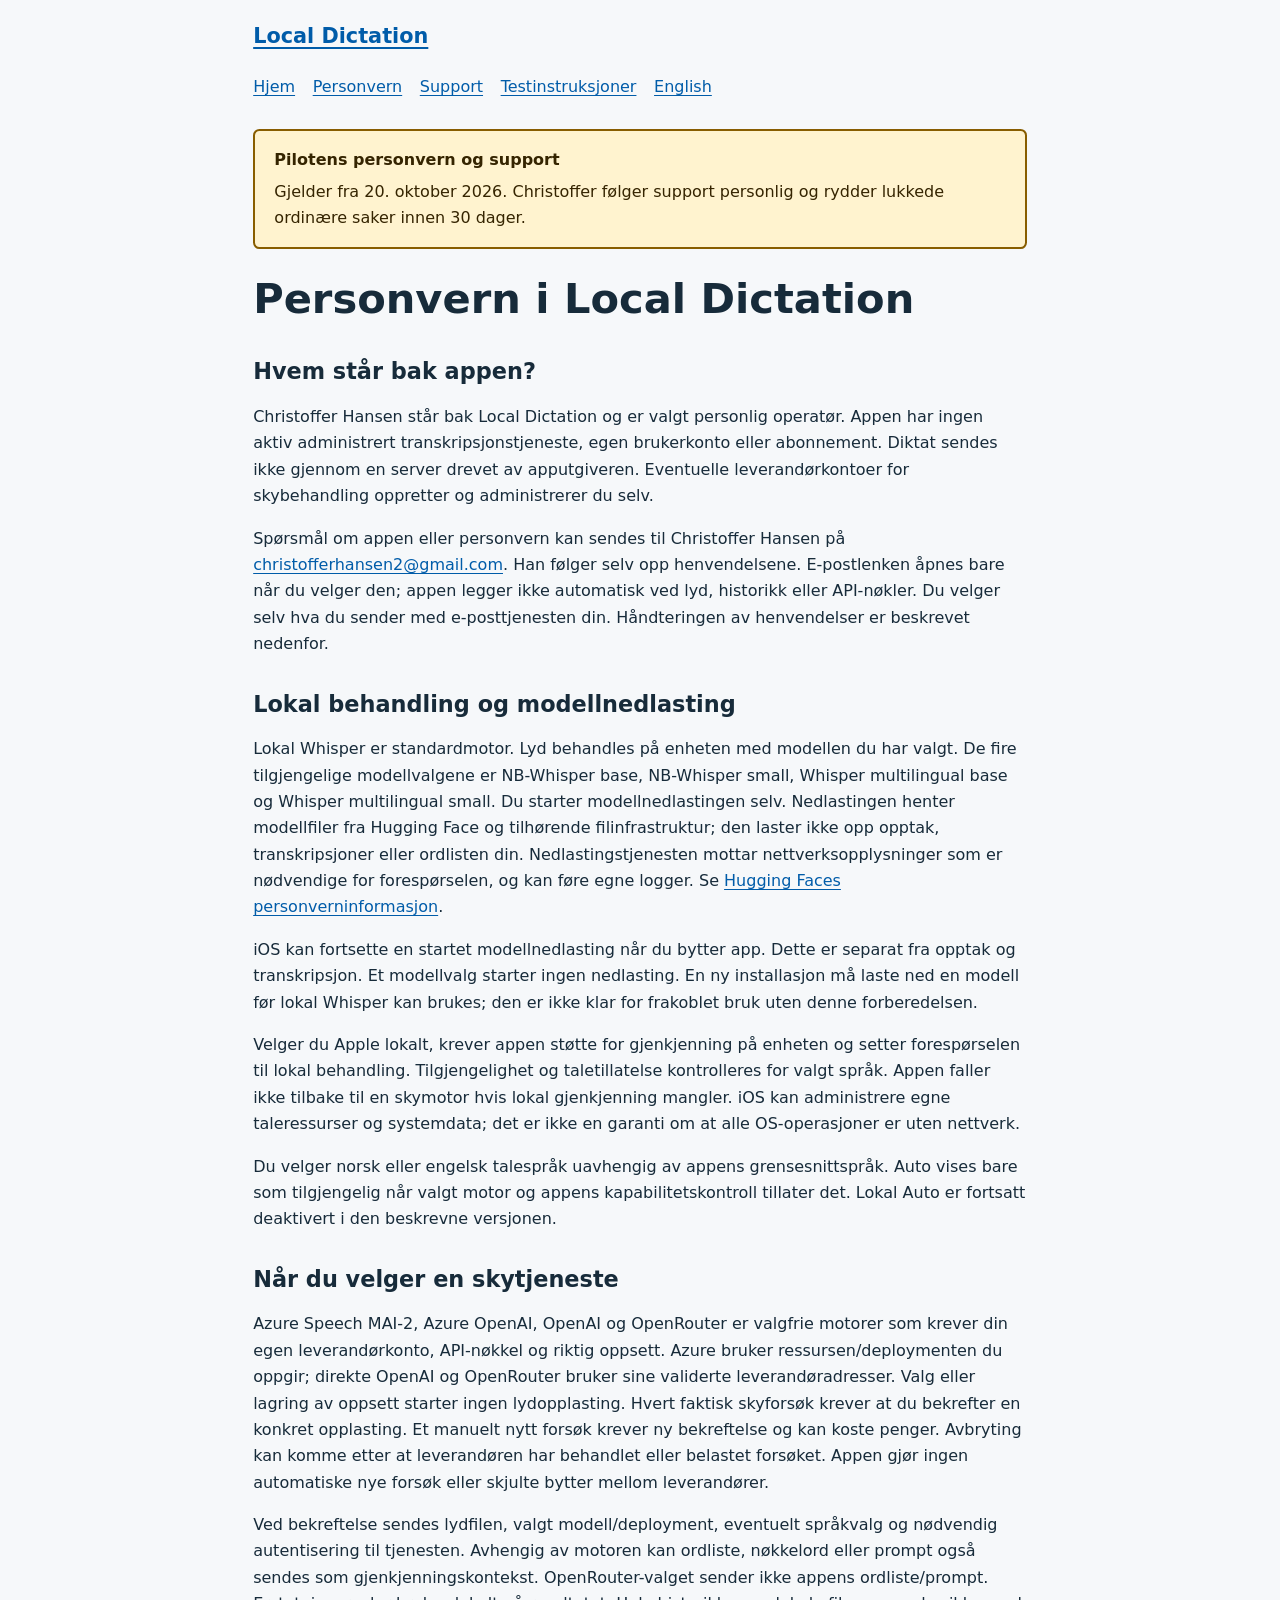
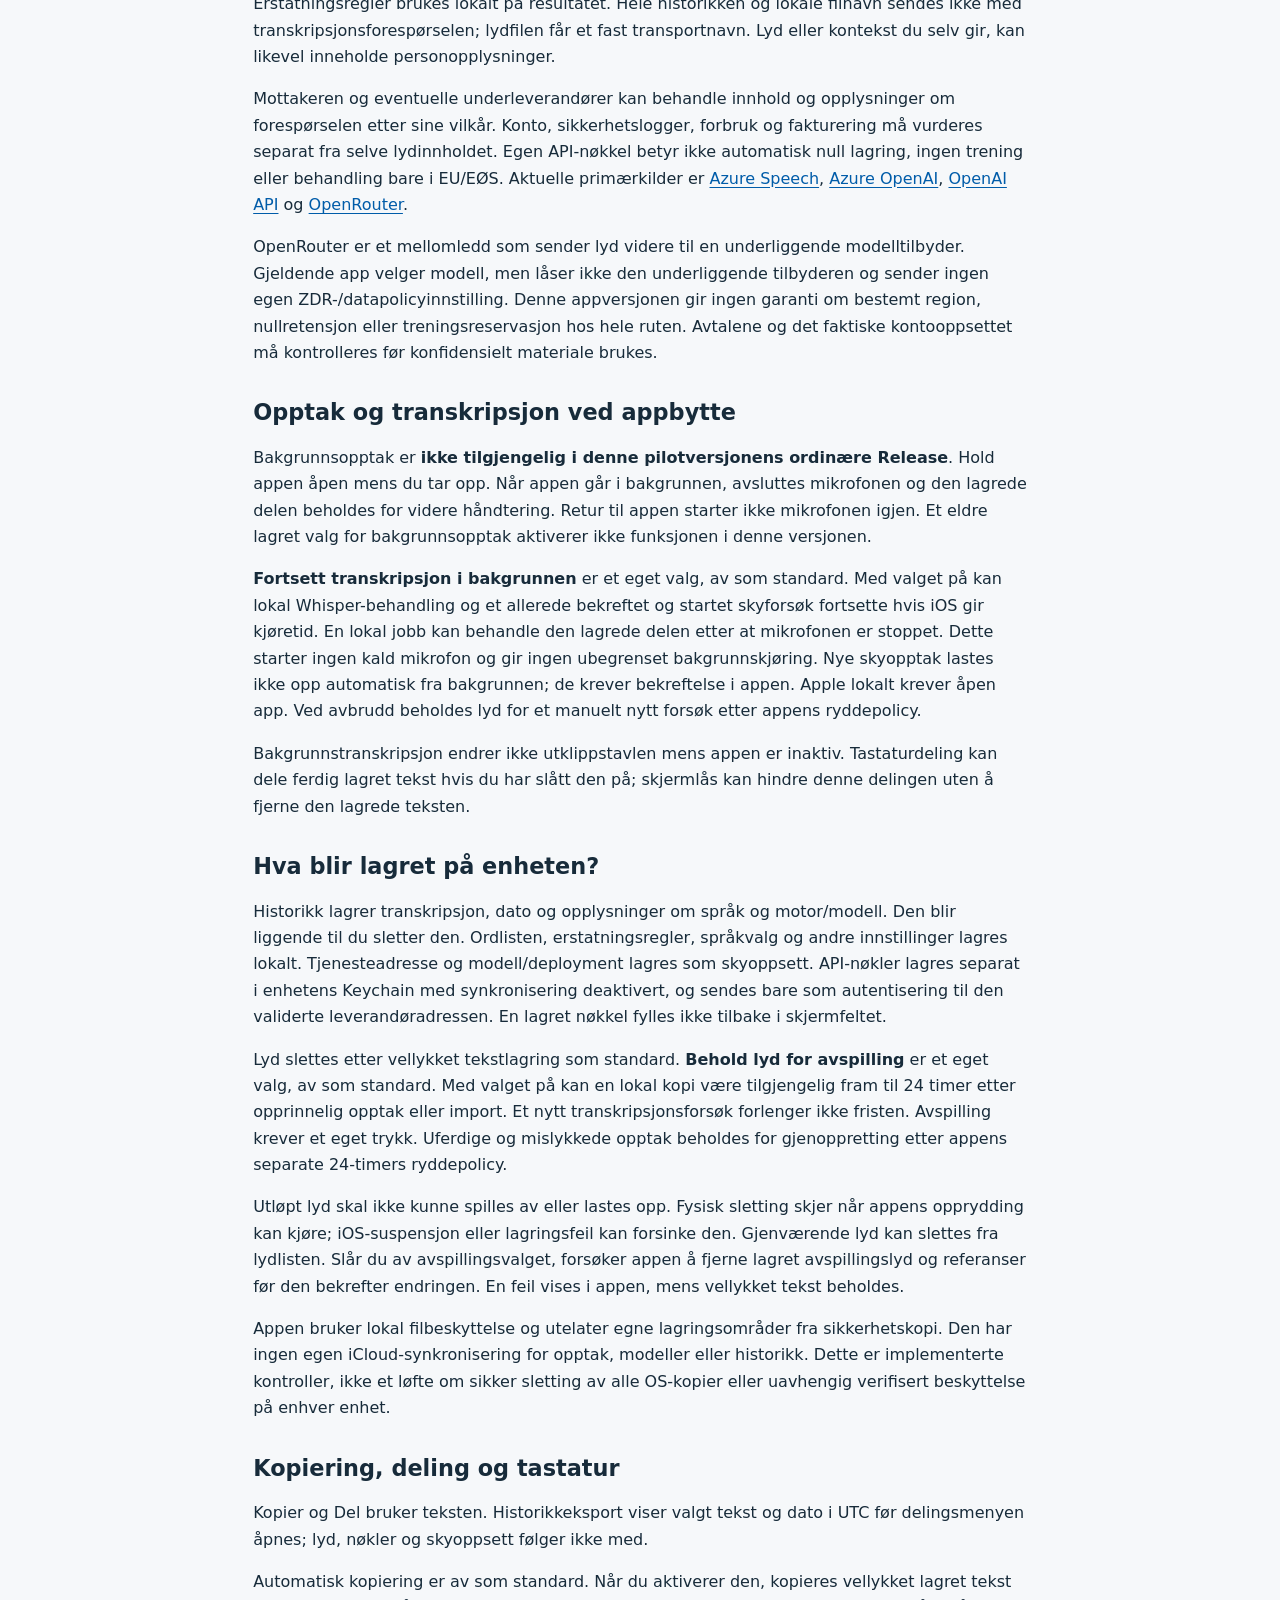
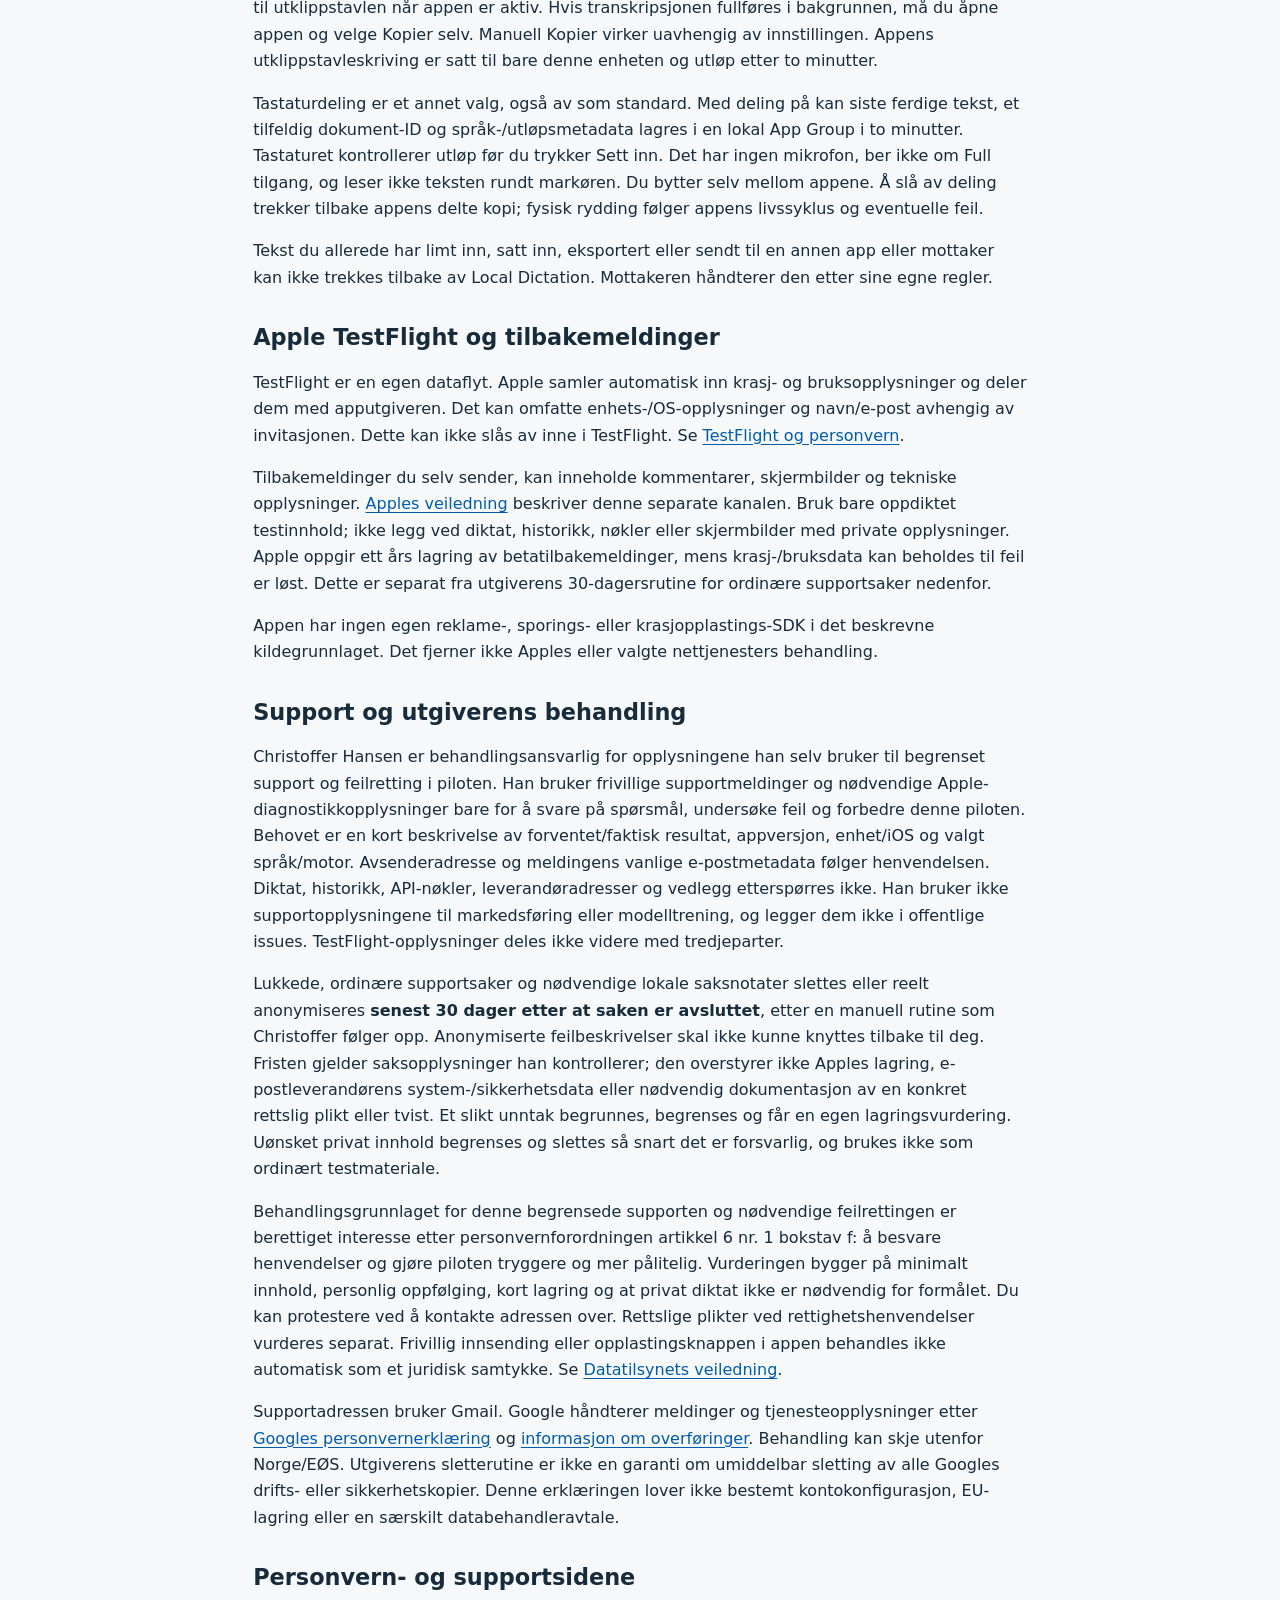
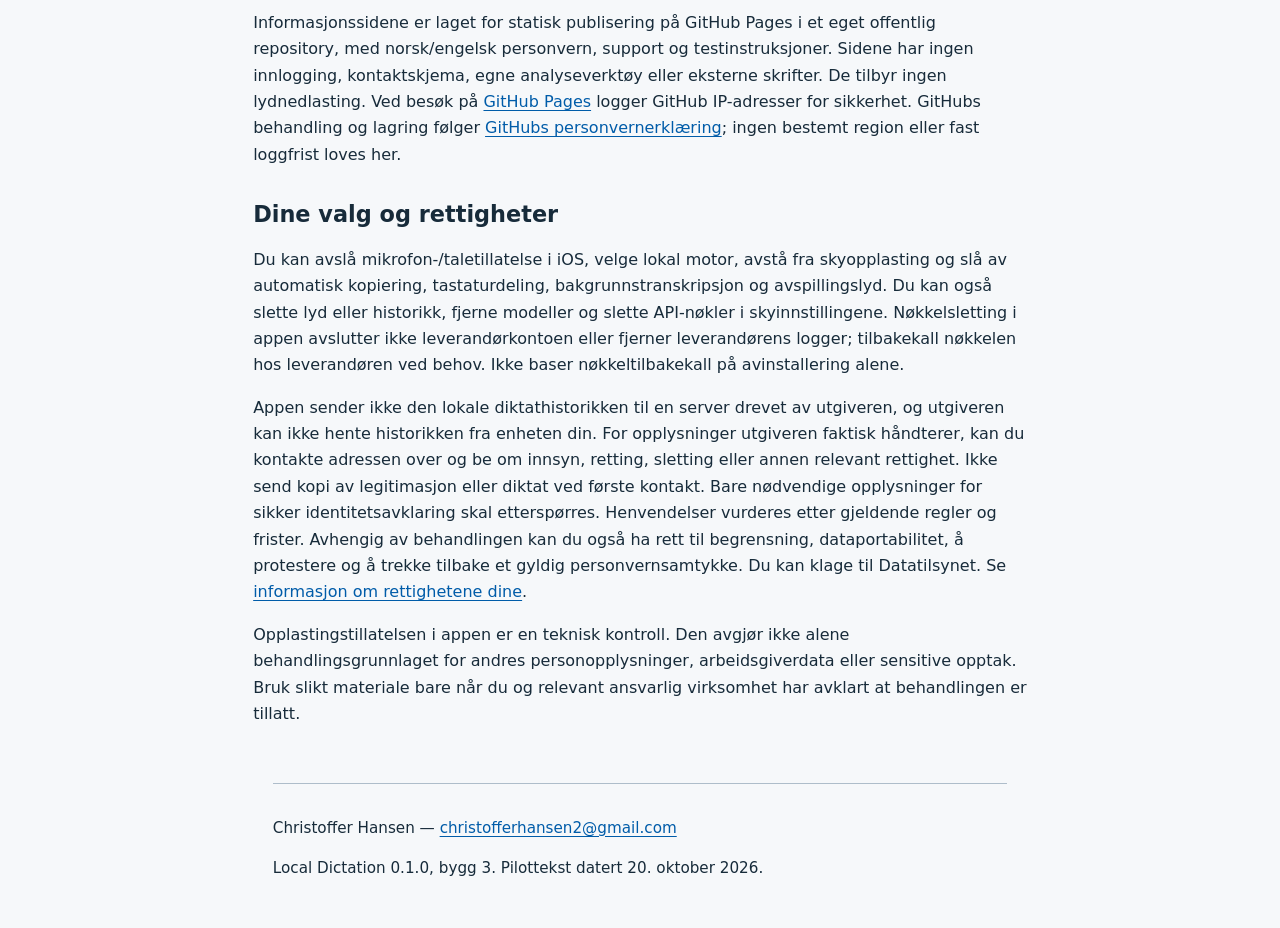
<file: nb/personvern/index.html>
<!doctype html>
<html lang="nb">
<head>
  <meta charset="utf-8">
  <meta name="viewport" content="width=device-width, initial-scale=1">
  <meta name="robots" content="noindex,nofollow,noarchive">
  <meta name="referrer" content="no-referrer">
  <meta http-equiv="Content-Security-Policy" content="default-src 'none'; style-src 'self'; script-src 'none'; connect-src 'none'; img-src 'none'; font-src 'none'; object-src 'none'; frame-src 'none'; base-uri 'none'; form-action 'none'">
  <title>Personvern i Local Dictation — Local Dictation</title>
  <link rel="stylesheet" href="../../assets/site.css">
</head>
<body>
  <a class="skip-link" href="#main">Hopp til innholdet</a>
  <header class="site-header">
    <a class="brand" href="../../index.html">Local Dictation</a>
    <nav aria-label="Hovedmeny"><a href="../../index.html">Hjem</a>
<a href="index.html">Personvern</a>
<a href="../support/index.html">Support</a>
<a href="../../review/index.html">Testinstruksjoner</a>
<a href="../../en/privacy/index.html" hreflang="en" lang="en">English</a></nav>
  </header>
  <aside class="notice-banner" aria-labelledby="notice-status">
    <strong id="notice-status">Pilotens personvern og support</strong>
    <p>Gjelder fra 20. oktober 2026. Christoffer følger support personlig og rydder lukkede ordinære saker innen 30 dager.</p>
  </aside>
  <main id="main" tabindex="-1">
    <h1>Personvern i Local Dictation</h1>
    <h2>Hvem står bak appen?</h2>
<p>Christoffer Hansen står bak Local Dictation og er valgt personlig operatør. Appen har ingen aktiv administrert transkripsjonstjeneste, egen brukerkonto eller abonnement. Diktat sendes ikke gjennom en server drevet av apputgiveren. Eventuelle leverandørkontoer for skybehandling oppretter og administrerer du selv.</p>
<p>Spørsmål om appen eller personvern kan sendes til Christoffer Hansen på <a rel="noreferrer noopener" href="mailto:christofferhansen2@gmail.com">christofferhansen2@gmail.com</a>. Han følger selv opp henvendelsene. E-postlenken åpnes bare når du velger den; appen legger ikke automatisk ved lyd, historikk eller API-nøkler. Du velger selv hva du sender med e-posttjenesten din. Håndteringen av henvendelser er beskrevet nedenfor.</p>
<h2>Lokal behandling og modellnedlasting</h2>
<p>Lokal Whisper er standardmotor. Lyd behandles på enheten med modellen du har valgt. De fire tilgjengelige modellvalgene er NB-Whisper base, NB-Whisper small, Whisper multilingual base og Whisper multilingual small. Du starter modellnedlastingen selv. Nedlastingen henter modellfiler fra Hugging Face og tilhørende filinfrastruktur; den laster ikke opp opptak, transkripsjoner eller ordlisten din. Nedlastingstjenesten mottar nettverksopplysninger som er nødvendige for forespørselen, og kan føre egne logger. Se <a rel="noreferrer noopener" href="https://huggingface.co/privacy">Hugging Faces personverninformasjon</a>.</p>
<p>iOS kan fortsette en startet modellnedlasting når du bytter app. Dette er separat fra opptak og transkripsjon. Et modellvalg starter ingen nedlasting. En ny installasjon må laste ned en modell før lokal Whisper kan brukes; den er ikke klar for frakoblet bruk uten denne forberedelsen.</p>
<p>Velger du Apple lokalt, krever appen støtte for gjenkjenning på enheten og setter forespørselen til lokal behandling. Tilgjengelighet og taletillatelse kontrolleres for valgt språk. Appen faller ikke tilbake til en skymotor hvis lokal gjenkjenning mangler. iOS kan administrere egne taleressurser og systemdata; det er ikke en garanti om at alle OS-operasjoner er uten nettverk.</p>
<p>Du velger norsk eller engelsk talespråk uavhengig av appens grensesnittspråk. Auto vises bare som tilgjengelig når valgt motor og appens kapabilitetskontroll tillater det. Lokal Auto er fortsatt deaktivert i den beskrevne versjonen.</p>
<h2>Når du velger en skytjeneste</h2>
<p>Azure Speech MAI-2, Azure OpenAI, OpenAI og OpenRouter er valgfrie motorer som krever din egen leverandørkonto, API-nøkkel og riktig oppsett. Azure bruker ressursen/deploymenten du oppgir; direkte OpenAI og OpenRouter bruker sine validerte leverandøradresser. Valg eller lagring av oppsett starter ingen lydopplasting. Hvert faktisk skyforsøk krever at du bekrefter en konkret opplasting. Et manuelt nytt forsøk krever ny bekreftelse og kan koste penger. Avbryting kan komme etter at leverandøren har behandlet eller belastet forsøket. Appen gjør ingen automatiske nye forsøk eller skjulte bytter mellom leverandører.</p>
<p>Ved bekreftelse sendes lydfilen, valgt modell/deployment, eventuelt språkvalg og nødvendig autentisering til tjenesten. Avhengig av motoren kan ordliste, nøkkelord eller prompt også sendes som gjenkjenningskontekst. OpenRouter-valget sender ikke appens ordliste/prompt. Erstatningsregler brukes lokalt på resultatet. Hele historikken og lokale filnavn sendes ikke med transkripsjonsforespørselen; lydfilen får et fast transportnavn. Lyd eller kontekst du selv gir, kan likevel inneholde personopplysninger.</p>
<p>Mottakeren og eventuelle underleverandører kan behandle innhold og opplysninger om forespørselen etter sine vilkår. Konto, sikkerhetslogger, forbruk og fakturering må vurderes separat fra selve lydinnholdet. Egen API-nøkkel betyr ikke automatisk null lagring, ingen trening eller behandling bare i EU/EØS. Aktuelle primærkilder er <a rel="noreferrer noopener" href="https://learn.microsoft.com/en-us/azure/foundry/responsible-ai/speech-service/speech-to-text/data-privacy-security">Azure Speech</a>, <a rel="noreferrer noopener" href="https://learn.microsoft.com/en-us/azure/foundry/responsible-ai/openai/data-privacy">Azure OpenAI</a>, <a rel="noreferrer noopener" href="https://developers.openai.com/api/docs/guides/your-data">OpenAI API</a> og <a rel="noreferrer noopener" href="https://openrouter.ai/privacy">OpenRouter</a>.</p>
<p>OpenRouter er et mellomledd som sender lyd videre til en underliggende modelltilbyder. Gjeldende app velger modell, men låser ikke den underliggende tilbyderen og sender ingen egen ZDR-/datapolicyinnstilling. Denne appversjonen gir ingen garanti om bestemt region, nullretensjon eller treningsreservasjon hos hele ruten. Avtalene og det faktiske kontooppsettet må kontrolleres før konfidensielt materiale brukes.</p>
<h2>Opptak og transkripsjon ved appbytte</h2>
<p>Bakgrunnsopptak er <strong>ikke tilgjengelig i denne pilotversjonens ordinære Release</strong>. Hold appen åpen mens du tar opp. Når appen går i bakgrunnen, avsluttes mikrofonen og den lagrede delen beholdes for videre håndtering. Retur til appen starter ikke mikrofonen igjen. Et eldre lagret valg for bakgrunnsopptak aktiverer ikke funksjonen i denne versjonen.</p>
<p><strong>Fortsett transkripsjon i bakgrunnen</strong> er et eget valg, av som standard. Med valget på kan lokal Whisper-behandling og et allerede bekreftet og startet skyforsøk fortsette hvis iOS gir kjøretid. En lokal jobb kan behandle den lagrede delen etter at mikrofonen er stoppet. Dette starter ingen kald mikrofon og gir ingen ubegrenset bakgrunnskjøring. Nye skyopptak lastes ikke opp automatisk fra bakgrunnen; de krever bekreftelse i appen. Apple lokalt krever åpen app. Ved avbrudd beholdes lyd for et manuelt nytt forsøk etter appens ryddepolicy.</p>
<p>Bakgrunnstranskripsjon endrer ikke utklippstavlen mens appen er inaktiv. Tastaturdeling kan dele ferdig lagret tekst hvis du har slått den på; skjermlås kan hindre denne delingen uten å fjerne den lagrede teksten.</p>
<h2>Hva blir lagret på enheten?</h2>
<p>Historikk lagrer transkripsjon, dato og opplysninger om språk og motor/modell. Den blir liggende til du sletter den. Ordlisten, erstatningsregler, språkvalg og andre innstillinger lagres lokalt. Tjenesteadresse og modell/deployment lagres som skyoppsett. API-nøkler lagres separat i enhetens Keychain med synkronisering deaktivert, og sendes bare som autentisering til den validerte leverandøradressen. En lagret nøkkel fylles ikke tilbake i skjermfeltet.</p>
<p>Lyd slettes etter vellykket tekstlagring som standard. <strong>Behold lyd for avspilling</strong> er et eget valg, av som standard. Med valget på kan en lokal kopi være tilgjengelig fram til 24 timer etter opprinnelig opptak eller import. Et nytt transkripsjonsforsøk forlenger ikke fristen. Avspilling krever et eget trykk. Uferdige og mislykkede opptak beholdes for gjenoppretting etter appens separate 24-timers ryddepolicy.</p>
<p>Utløpt lyd skal ikke kunne spilles av eller lastes opp. Fysisk sletting skjer når appens opprydding kan kjøre; iOS-suspensjon eller lagringsfeil kan forsinke den. Gjenværende lyd kan slettes fra lydlisten. Slår du av avspillingsvalget, forsøker appen å fjerne lagret avspillingslyd og referanser før den bekrefter endringen. En feil vises i appen, mens vellykket tekst beholdes.</p>
<p>Appen bruker lokal filbeskyttelse og utelater egne lagringsområder fra sikkerhetskopi. Den har ingen egen iCloud-synkronisering for opptak, modeller eller historikk. Dette er implementerte kontroller, ikke et løfte om sikker sletting av alle OS-kopier eller uavhengig verifisert beskyttelse på enhver enhet.</p>
<h2>Kopiering, deling og tastatur</h2>
<p>Kopier og Del bruker teksten. Historikkeksport viser valgt tekst og dato i UTC før delingsmenyen åpnes; lyd, nøkler og skyoppsett følger ikke med.</p>
<p>Automatisk kopiering er av som standard. Når du aktiverer den, kopieres vellykket lagret tekst til utklippstavlen når appen er aktiv. Hvis transkripsjonen fullføres i bakgrunnen, må du åpne appen og velge Kopier selv. Manuell Kopier virker uavhengig av innstillingen. Appens utklippstavleskriving er satt til bare denne enheten og utløp etter to minutter.</p>
<p>Tastaturdeling er et annet valg, også av som standard. Med deling på kan siste ferdige tekst, et tilfeldig dokument-ID og språk-/utløpsmetadata lagres i en lokal App Group i to minutter. Tastaturet kontrollerer utløp før du trykker Sett inn. Det har ingen mikrofon, ber ikke om Full tilgang, og leser ikke teksten rundt markøren. Du bytter selv mellom appene. Å slå av deling trekker tilbake appens delte kopi; fysisk rydding følger appens livssyklus og eventuelle feil.</p>
<p>Tekst du allerede har limt inn, satt inn, eksportert eller sendt til en annen app eller mottaker kan ikke trekkes tilbake av Local Dictation. Mottakeren håndterer den etter sine egne regler.</p>
<h2>Apple TestFlight og tilbakemeldinger</h2>
<p>TestFlight er en egen dataflyt. Apple samler automatisk inn krasj- og bruksopplysninger og deler dem med apputgiveren. Det kan omfatte enhets-/OS-opplysninger og navn/e-post avhengig av invitasjonen. Dette kan ikke slås av inne i TestFlight. Se <a rel="noreferrer noopener" href="https://www.apple.com/legal/privacy/data/en/test-flight/">TestFlight og personvern</a>.</p>
<p>Tilbakemeldinger du selv sender, kan inneholde kommentarer, skjermbilder og tekniske opplysninger. <a rel="noreferrer noopener" href="https://developer.apple.com/help/app-store-connect/test-a-beta-version/view-tester-feedback">Apples veiledning</a> beskriver denne separate kanalen. Bruk bare oppdiktet testinnhold; ikke legg ved diktat, historikk, nøkler eller skjermbilder med private opplysninger. Apple oppgir ett års lagring av betatilbakemeldinger, mens krasj-/bruksdata kan beholdes til feil er løst. Dette er separat fra utgiverens 30-dagersrutine for ordinære supportsaker nedenfor.</p>
<p>Appen har ingen egen reklame-, sporings- eller krasjopplastings-SDK i det beskrevne kildegrunnlaget. Det fjerner ikke Apples eller valgte nettjenesters behandling.</p>
<h2>Support og utgiverens behandling</h2>
<p>Christoffer Hansen er behandlingsansvarlig for opplysningene han selv bruker til begrenset support og feilretting i piloten. Han bruker frivillige supportmeldinger og nødvendige Apple-diagnostikkopplysninger bare for å svare på spørsmål, undersøke feil og forbedre denne piloten. Behovet er en kort beskrivelse av forventet/faktisk resultat, appversjon, enhet/iOS og valgt språk/motor. Avsenderadresse og meldingens vanlige e-postmetadata følger henvendelsen. Diktat, historikk, API-nøkler, leverandøradresser og vedlegg etterspørres ikke. Han bruker ikke supportopplysningene til markedsføring eller modelltrening, og legger dem ikke i offentlige issues. TestFlight-opplysninger deles ikke videre med tredjeparter.</p>
<p>Lukkede, ordinære supportsaker og nødvendige lokale saksnotater slettes eller reelt anonymiseres <strong>senest 30 dager etter at saken er avsluttet</strong>, etter en manuell rutine som Christoffer følger opp. Anonymiserte feilbeskrivelser skal ikke kunne knyttes tilbake til deg. Fristen gjelder saksopplysninger han kontrollerer; den overstyrer ikke Apples lagring, e-postleverandørens system-/sikkerhetsdata eller nødvendig dokumentasjon av en konkret rettslig plikt eller tvist. Et slikt unntak begrunnes, begrenses og får en egen lagringsvurdering. Uønsket privat innhold begrenses og slettes så snart det er forsvarlig, og brukes ikke som ordinært testmateriale.</p>
<p>Behandlingsgrunnlaget for denne begrensede supporten og nødvendige feilrettingen er berettiget interesse etter personvernforordningen artikkel 6 nr. 1 bokstav f: å besvare henvendelser og gjøre piloten tryggere og mer pålitelig. Vurderingen bygger på minimalt innhold, personlig oppfølging, kort lagring og at privat diktat ikke er nødvendig for formålet. Du kan protestere ved å kontakte adressen over. Rettslige plikter ved rettighetshenvendelser vurderes separat. Frivillig innsending eller opplastingsknappen i appen behandles ikke automatisk som et juridisk samtykke. Se <a rel="noreferrer noopener" href="https://www.datatilsynet.no/rettigheter-og-plikter/virksomhetenes-plikter/om-behandlingsgrunnlag/">Datatilsynets veiledning</a>.</p>
<p>Supportadressen bruker Gmail. Google håndterer meldinger og tjenesteopplysninger etter <a rel="noreferrer noopener" href="https://policies.google.com/privacy?hl=no">Googles personvernerklæring</a> og <a rel="noreferrer noopener" href="https://policies.google.com/privacy/frameworks?hl=no">informasjon om overføringer</a>. Behandling kan skje utenfor Norge/EØS. Utgiverens sletterutine er ikke en garanti om umiddelbar sletting av alle Googles drifts- eller sikkerhetskopier. Denne erklæringen lover ikke bestemt kontokonfigurasjon, EU-lagring eller en særskilt databehandleravtale.</p>
<h2>Personvern- og supportsidene</h2>
<p>Informasjonssidene er laget for statisk publisering på GitHub Pages i et eget offentlig repository, med norsk/engelsk personvern, support og testinstruksjoner. Sidene har ingen innlogging, kontaktskjema, egne analyseverktøy eller eksterne skrifter. De tilbyr ingen lydnedlasting. Ved besøk på <a rel="noreferrer noopener" href="https://docs.github.com/en/pages/getting-started-with-github-pages/what-is-github-pages">GitHub Pages</a> logger GitHub IP-adresser for sikkerhet. GitHubs behandling og lagring følger <a rel="noreferrer noopener" href="https://docs.github.com/en/site-policy/privacy-policies/github-general-privacy-statement">GitHubs personvernerklæring</a>; ingen bestemt region eller fast loggfrist loves her.</p>
<h2>Dine valg og rettigheter</h2>
<p>Du kan avslå mikrofon-/taletillatelse i iOS, velge lokal motor, avstå fra skyopplasting og slå av automatisk kopiering, tastaturdeling, bakgrunnstranskripsjon og avspillingslyd. Du kan også slette lyd eller historikk, fjerne modeller og slette API-nøkler i skyinnstillingene. Nøkkelsletting i appen avslutter ikke leverandørkontoen eller fjerner leverandørens logger; tilbakekall nøkkelen hos leverandøren ved behov. Ikke baser nøkkeltilbakekall på avinstallering alene.</p>
<p>Appen sender ikke den lokale diktathistorikken til en server drevet av utgiveren, og utgiveren kan ikke hente historikken fra enheten din. For opplysninger utgiveren faktisk håndterer, kan du kontakte adressen over og be om innsyn, retting, sletting eller annen relevant rettighet. Ikke send kopi av legitimasjon eller diktat ved første kontakt. Bare nødvendige opplysninger for sikker identitetsavklaring skal etterspørres. Henvendelser vurderes etter gjeldende regler og frister. Avhengig av behandlingen kan du også ha rett til begrensning, dataportabilitet, å protestere og å trekke tilbake et gyldig personvernsamtykke. Du kan klage til Datatilsynet. Se <a rel="noreferrer noopener" href="https://www.datatilsynet.no/rettigheter-og-plikter/den-registrertes-rettigheter/">informasjon om rettighetene dine</a>.</p>
<p>Opplastingstillatelsen i appen er en teknisk kontroll. Den avgjør ikke alene behandlingsgrunnlaget for andres personopplysninger, arbeidsgiverdata eller sensitive opptak. Bruk slikt materiale bare når du og relevant ansvarlig virksomhet har avklart at behandlingen er tillatt.</p>

  </main>
  <footer class="site-footer">
    <p>Christoffer Hansen — <a href="mailto:christofferhansen2@gmail.com">christofferhansen2@gmail.com</a></p>
    <p>Local Dictation 0.1.0, bygg 3. Pilottekst datert 20. oktober 2026.</p>
  </footer>
</body>
</html>
</file>
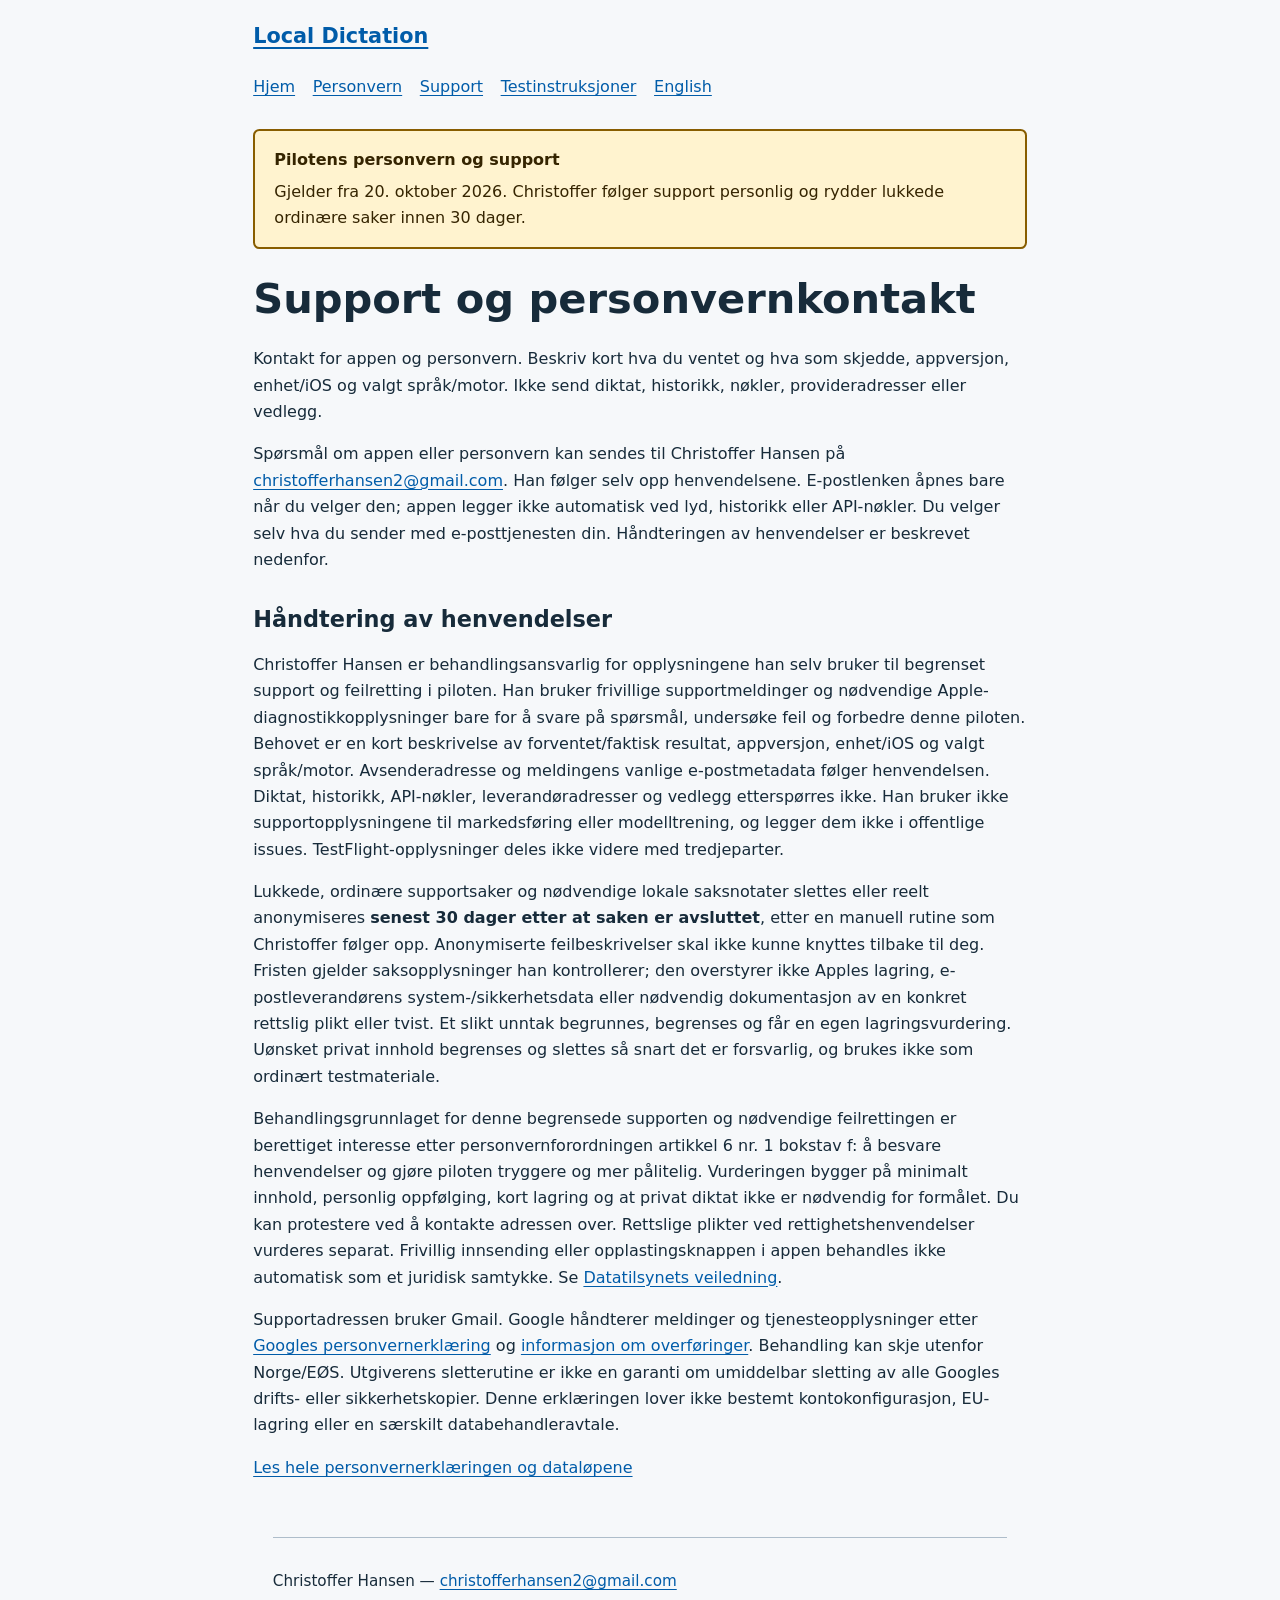
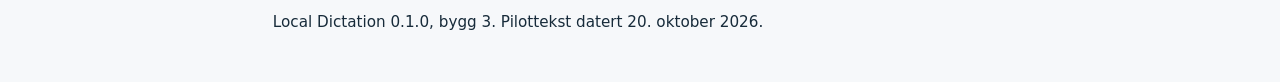
<file: nb/support/index.html>
<!doctype html>
<html lang="nb">
<head>
  <meta charset="utf-8">
  <meta name="viewport" content="width=device-width, initial-scale=1">
  <meta name="robots" content="noindex,nofollow,noarchive">
  <meta name="referrer" content="no-referrer">
  <meta http-equiv="Content-Security-Policy" content="default-src 'none'; style-src 'self'; script-src 'none'; connect-src 'none'; img-src 'none'; font-src 'none'; object-src 'none'; frame-src 'none'; base-uri 'none'; form-action 'none'">
  <title>Support og personvernkontakt — Local Dictation</title>
  <link rel="stylesheet" href="../../assets/site.css">
</head>
<body>
  <a class="skip-link" href="#main">Hopp til innholdet</a>
  <header class="site-header">
    <a class="brand" href="../../index.html">Local Dictation</a>
    <nav aria-label="Hovedmeny"><a href="../../index.html">Hjem</a>
<a href="../personvern/index.html">Personvern</a>
<a href="index.html">Support</a>
<a href="../../review/index.html">Testinstruksjoner</a>
<a href="../../en/support/index.html" hreflang="en" lang="en">English</a></nav>
  </header>
  <aside class="notice-banner" aria-labelledby="notice-status">
    <strong id="notice-status">Pilotens personvern og support</strong>
    <p>Gjelder fra 20. oktober 2026. Christoffer følger support personlig og rydder lukkede ordinære saker innen 30 dager.</p>
  </aside>
  <main id="main" tabindex="-1">
    <h1>Support og personvernkontakt</h1>
    <p>Kontakt for appen og personvern. Beskriv kort hva du ventet og hva som skjedde, appversjon, enhet/iOS og valgt språk/motor. Ikke send diktat, historikk, nøkler, provideradresser eller vedlegg.</p>
<p>Spørsmål om appen eller personvern kan sendes til Christoffer Hansen på <a rel="noreferrer noopener" href="mailto:christofferhansen2@gmail.com">christofferhansen2@gmail.com</a>. Han følger selv opp henvendelsene. E-postlenken åpnes bare når du velger den; appen legger ikke automatisk ved lyd, historikk eller API-nøkler. Du velger selv hva du sender med e-posttjenesten din. Håndteringen av henvendelser er beskrevet nedenfor.</p>
<h2>Håndtering av henvendelser</h2>
<p>Christoffer Hansen er behandlingsansvarlig for opplysningene han selv bruker til begrenset support og feilretting i piloten. Han bruker frivillige supportmeldinger og nødvendige Apple-diagnostikkopplysninger bare for å svare på spørsmål, undersøke feil og forbedre denne piloten. Behovet er en kort beskrivelse av forventet/faktisk resultat, appversjon, enhet/iOS og valgt språk/motor. Avsenderadresse og meldingens vanlige e-postmetadata følger henvendelsen. Diktat, historikk, API-nøkler, leverandøradresser og vedlegg etterspørres ikke. Han bruker ikke supportopplysningene til markedsføring eller modelltrening, og legger dem ikke i offentlige issues. TestFlight-opplysninger deles ikke videre med tredjeparter.</p>
<p>Lukkede, ordinære supportsaker og nødvendige lokale saksnotater slettes eller reelt anonymiseres <strong>senest 30 dager etter at saken er avsluttet</strong>, etter en manuell rutine som Christoffer følger opp. Anonymiserte feilbeskrivelser skal ikke kunne knyttes tilbake til deg. Fristen gjelder saksopplysninger han kontrollerer; den overstyrer ikke Apples lagring, e-postleverandørens system-/sikkerhetsdata eller nødvendig dokumentasjon av en konkret rettslig plikt eller tvist. Et slikt unntak begrunnes, begrenses og får en egen lagringsvurdering. Uønsket privat innhold begrenses og slettes så snart det er forsvarlig, og brukes ikke som ordinært testmateriale.</p>
<p>Behandlingsgrunnlaget for denne begrensede supporten og nødvendige feilrettingen er berettiget interesse etter personvernforordningen artikkel 6 nr. 1 bokstav f: å besvare henvendelser og gjøre piloten tryggere og mer pålitelig. Vurderingen bygger på minimalt innhold, personlig oppfølging, kort lagring og at privat diktat ikke er nødvendig for formålet. Du kan protestere ved å kontakte adressen over. Rettslige plikter ved rettighetshenvendelser vurderes separat. Frivillig innsending eller opplastingsknappen i appen behandles ikke automatisk som et juridisk samtykke. Se <a rel="noreferrer noopener" href="https://www.datatilsynet.no/rettigheter-og-plikter/virksomhetenes-plikter/om-behandlingsgrunnlag/">Datatilsynets veiledning</a>.</p>
<p>Supportadressen bruker Gmail. Google håndterer meldinger og tjenesteopplysninger etter <a rel="noreferrer noopener" href="https://policies.google.com/privacy?hl=no">Googles personvernerklæring</a> og <a rel="noreferrer noopener" href="https://policies.google.com/privacy/frameworks?hl=no">informasjon om overføringer</a>. Behandling kan skje utenfor Norge/EØS. Utgiverens sletterutine er ikke en garanti om umiddelbar sletting av alle Googles drifts- eller sikkerhetskopier. Denne erklæringen lover ikke bestemt kontokonfigurasjon, EU-lagring eller en særskilt databehandleravtale.</p>
<p><a href="../personvern/index.html">Les hele personvernerklæringen og dataløpene</a></p>

  </main>
  <footer class="site-footer">
    <p>Christoffer Hansen — <a href="mailto:christofferhansen2@gmail.com">christofferhansen2@gmail.com</a></p>
    <p>Local Dictation 0.1.0, bygg 3. Pilottekst datert 20. oktober 2026.</p>
  </footer>
</body>
</html>
</file>
<file: assets/site.css>
:root {
  color-scheme: light;
  font-family: system-ui, -apple-system, BlinkMacSystemFont, "Segoe UI", sans-serif;
  color: #172b3a;
  background: #f6f8fa;
  line-height: 1.65;
}
* { box-sizing: border-box; }
body { margin: 0; }
a { color: #005ca9; text-underline-offset: .18em; overflow-wrap: anywhere; }
a:hover { text-decoration-thickness: .16em; }
a:focus-visible, main:focus-visible { outline: 3px solid #a83d00; outline-offset: 4px; }
.site-header, .notice-banner, main, .site-footer {
  width: min(100% - 2rem, 76ch);
  margin-inline: auto;
}
.site-header { padding-block: 1.2rem; }
.brand { font-size: 1.3rem; font-weight: 750; }
nav { display: flex; flex-wrap: wrap; gap: .35rem 1.1rem; margin-top: .75rem; }
nav a { display: inline-flex; align-items: center; min-height: 44px; }
.notice-banner {
  padding: 1rem 1.2rem;
  border: 2px solid #885d00;
  border-radius: .4rem;
  background: #fff3cf;
  color: #352400;
}
.notice-banner p { margin: .35rem 0 0; }
main { padding-block: 1.5rem 2.5rem; }
h1, h2, h3 { line-height: 1.25; overflow-wrap: anywhere; }
h1 { font-size: clamp(1.8rem, 5vw, 2.6rem); margin: 0 0 1.3rem; }
h2 { font-size: 1.4rem; margin-top: 2rem; }
h3 { font-size: 1.15rem; }
p, li { overflow-wrap: anywhere; }
li + li { margin-top: .65rem; }
ul, ol { padding-left: 1.5rem; }
code { font-family: ui-monospace, monospace; font-size: .95em; overflow-wrap: anywhere; }
.cards { display: grid; gap: 1rem; grid-template-columns: repeat(auto-fit, minmax(min(100%, 17rem), 1fr)); }
.card, .review-note { padding: 1.2rem; border: 1px solid #aebdca; border-radius: .4rem; background: #fff; }
.card h2, .review-note h2 { margin-top: 0; }
.card a { display: inline-flex; align-items: center; min-height: 44px; }
dl { margin: 0; }
dt { font-weight: 700; margin-top: .8rem; }
dd { margin: .15rem 0 0; overflow-wrap: anywhere; }
.site-footer { border-top: 1px solid #aebdca; padding-block: 1rem 2rem; font-size: .95rem; }
.skip-link { position: absolute; top: .5rem; left: 1rem; padding: .7rem; background: white; transform: translateY(-180%); }
.skip-link:focus { transform: translateY(0); z-index: 2; }
@media (max-width: 32rem) {
  .site-header, .notice-banner, main, .site-footer { width: calc(100% - 1.5rem); }
  .notice-banner, .card, .review-note { padding: .9rem; }
}
</file>
